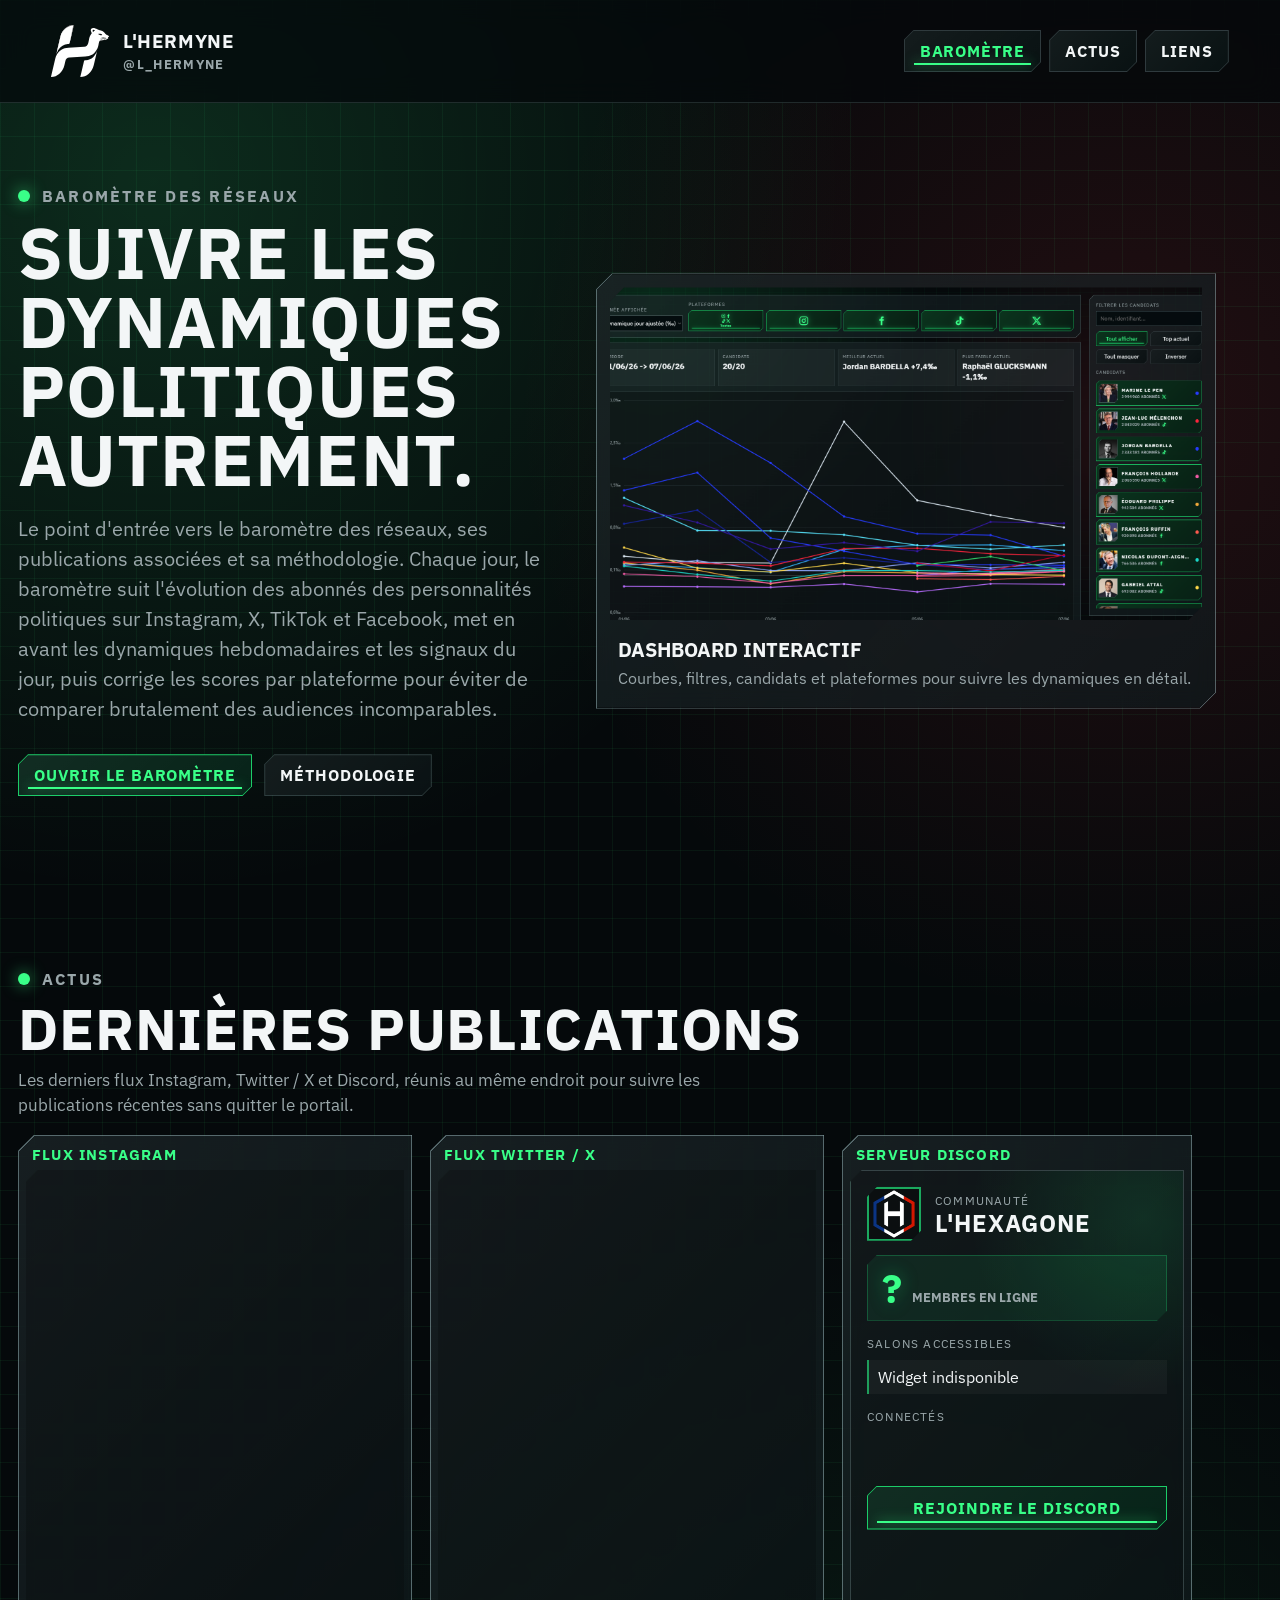
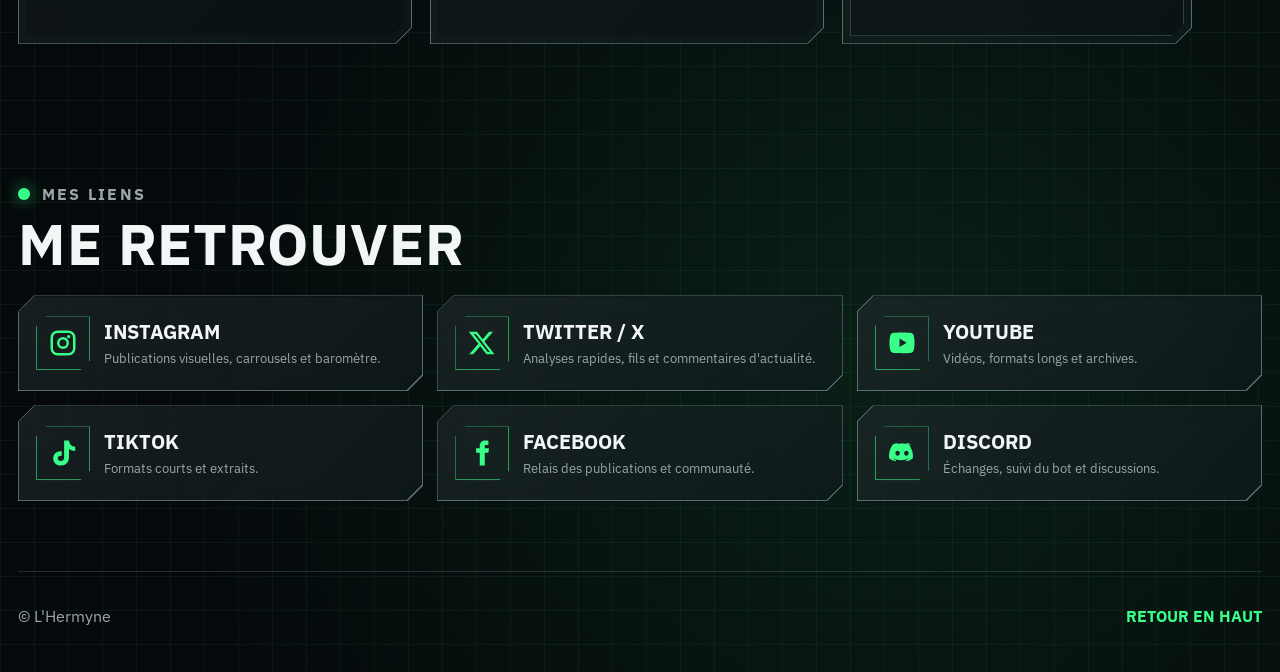
<file: index.html>
<!doctype html>
<html lang="fr">
<head>
  <meta charset="utf-8">
  <meta name="viewport" content="width=device-width, initial-scale=1">
  <title>L'Hermyne - Baromètre des réseaux</title>
  <meta name="description" content="Le portail de L'Hermyne : baromètre des réseaux, méthodologie, actualités et liens.">
  <link rel="icon" type="image/svg+xml" href="assets/logo.svg">
  <link rel="preconnect" href="https://fonts.googleapis.com">
  <link rel="preconnect" href="https://fonts.gstatic.com" crossorigin>
  <link href="https://fonts.googleapis.com/css2?family=IBM+Plex+Sans:wght@400;500;600;700;800&display=swap" rel="stylesheet">
  <link rel="stylesheet" href="styles.css">
</head>
<body>
  <header class="site-header">
    <a class="brand" href="#accueil" aria-label="Retour a l'accueil">
      <img src="assets/logo.svg" alt="" class="brand-logo">
      <span class="brand-text">
        <strong>L'Hermyne</strong>
        <small>@L_HERMYNE</small>
      </span>
    </a>

    <nav class="nav" aria-label="Navigation principale">
      <a href="#accueil">Baromètre</a>
      <a href="#actus">Actus</a>
      <a href="#liens">Liens</a>
    </nav>
  </header>

  <main>
    <section id="accueil" class="hero">
      <div class="hero-copy">
        <p class="eyebrow"><span></span> Baromètre des réseaux</p>
        <h1>Suivre les dynamiques politiques autrement.</h1>
        <p class="lead">
          Le point d'entrée vers le baromètre des réseaux, ses publications associées
          et sa méthodologie. Chaque jour, le baromètre suit l'évolution des abonnés
          des personnalités politiques sur Instagram, X, TikTok et Facebook, met en
          avant les dynamiques hebdomadaires et les signaux du jour, puis corrige les
          scores par plateforme pour éviter de comparer brutalement des audiences
          incomparables.
        </p>
        <div class="hero-actions">
          <a class="button primary" href="monitor_dashboard.html">Ouvrir le baromètre</a>
          <a class="button" href="monitor_dashboard.html#methodologie">Méthodologie</a>
        </div>
      </div>

      <div class="hero-card panel">
        <div class="hero-dashboard-preview">
          <img src="assets/lhermyne.github.io.png" alt="Aperçu du baromètre des réseaux">
        </div>
        <div>
          <strong>Dashboard interactif</strong>
          <span>Courbes, filtres, candidats et plateformes pour suivre les dynamiques en détail.</span>
        </div>
      </div>
    </section>

    <section id="actus" class="section actus-section">
      <div class="section-heading inline-section-heading">
        <div>
          <p class="eyebrow"><span></span> Actus</p>
          <h2>Dernières publications</h2>
        </div>
        <p>
          Les derniers flux Instagram, Twitter / X et Discord, réunis au même endroit pour
          suivre les publications récentes sans quitter le portail.
        </p>
      </div>
      <div class="news-list rss-grid">
        <div class="rss-slot rss-widget-slot panel">
          <strong>Flux Instagram</strong>
          <div class="rss-embed rss-embed-instagram">
            <iframe
              src="https://rss.app/embed/v1/carousel/CLp5CMIjvLAKSOS1"
              title="Dernières publications Instagram"
              loading="lazy"
              frameborder="0">
            </iframe>
          </div>
        </div>
        <div class="rss-slot rss-widget-slot panel">
          <strong>Flux Twitter / X</strong>
          <div class="rss-embed rss-embed-twitter">
            <iframe
              src="https://rss.app/embed/v1/carousel/m1yAmylEIpsuAFkp"
              title="Dernières publications Twitter / X"
              loading="lazy"
              frameborder="0">
            </iframe>
          </div>
        </div>
        <div class="rss-slot rss-widget-slot panel discord-slot">
          <strong>Serveur Discord</strong>
          <div class="discord-widget" data-discord-widget="https://discord.com/api/guilds/1439397795067859136/widget.json">
            <div class="discord-widget-header">
              <span class="discord-guild-icon"><img src="assets/guild%20icon.png" alt="" loading="lazy"></span>
              <div>
                <span class="discord-kicker">Communauté</span>
                <strong data-discord-name>L'HEXAGONE</strong>
              </div>
            </div>
            <div class="discord-presence">
              <span data-discord-presence>...</span>
              <small>membres en ligne</small>
            </div>
            <div class="discord-widget-section">
              <span>Salons accessibles</span>
              <ul data-discord-channels>
                <li>Chargement...</li>
              </ul>
            </div>
            <div class="discord-widget-section">
              <span>Connectés</span>
              <div class="discord-avatars" data-discord-avatars aria-label="Membres connectés">
              </div>
            </div>
            <a class="button primary discord-join" href="https://discord.gg/X5K4kKnNt8" target="_blank" rel="noreferrer">
              Rejoindre le Discord
            </a>
          </div>
        </div>
      </div>
    </section>

    <section id="liens" class="section">
      <div class="section-heading">
        <p class="eyebrow"><span></span> Mes liens</p>
        <h2>Me retrouver</h2>
      </div>
      <div class="link-grid social-link-grid">
        <a class="link-card panel" href="https://instagram.com/l_hermyne/" target="_blank" rel="noreferrer">
          <span class="network-icon instagram"><svg viewBox="0 0 24 24" aria-hidden="true"><path d="M7.8 2h8.4A5.8 5.8 0 0 1 22 7.8v8.4a5.8 5.8 0 0 1-5.8 5.8H7.8A5.8 5.8 0 0 1 2 16.2V7.8A5.8 5.8 0 0 1 7.8 2Zm-.1 2A3.7 3.7 0 0 0 4 7.7v8.6A3.7 3.7 0 0 0 7.7 20h8.6a3.7 3.7 0 0 0 3.7-3.7V7.7A3.7 3.7 0 0 0 16.3 4H7.7Zm8.8 1.6a1.3 1.3 0 1 1 0 2.6 1.3 1.3 0 0 1 0-2.6ZM12 7.2A4.8 4.8 0 1 1 12 16.8 4.8 4.8 0 0 1 12 7.2Zm0 2A2.8 2.8 0 1 0 12 14.8 2.8 2.8 0 0 0 12 9.2Z"/></svg></span>
          <span><strong>Instagram</strong><small>Publications visuelles, carrousels et baromètre.</small></span>
        </a>
        <a class="link-card panel" href="https://x.com/L_hermyne" target="_blank" rel="noreferrer">
          <span class="network-icon x"><svg viewBox="0 0 24 24" aria-hidden="true"><path d="M17.7 3h3.1l-6.8 7.8L22 21h-6.4l-5-6.5L4.9 21H1.8l7.3-8.4L1.4 3h6.6l4.5 5.9L17.7 3Zm-1.1 16.2h1.7L7.1 4.7H5.3l11.3 14.5Z"/></svg></span>
          <span><strong>Twitter / X</strong><small>Analyses rapides, fils et commentaires d'actualité.</small></span>
        </a>
        <a class="link-card panel" href="https://youtube.com/@L_Hermyne" target="_blank" rel="noreferrer">
          <span class="network-icon youtube"><svg viewBox="0 0 24 24" aria-hidden="true"><path d="M21.6 7.2s-.2-1.7-.9-2.4c-.9-.9-1.9-.9-2.4-1C15 3.5 12 3.5 12 3.5s-3 0-6.3.3c-.5.1-1.5.1-2.4 1-.7.7-.9 2.4-.9 2.4S2 9.1 2 11v1.8c0 1.9.4 3.8.4 3.8s.2 1.7.9 2.4c.9.9 2.1.9 2.6 1 1.9.2 6.1.3 6.1.3s3 0 6.3-.3c.5-.1 1.5-.1 2.4-1 .7-.7.9-2.4.9-2.4s.4-1.9.4-3.8V11c0-1.9-.4-3.8-.4-3.8ZM10 15.1V8.4l5.8 3.4-5.8 3.3Z"/></svg></span>
          <span><strong>YouTube</strong><small>Vidéos, formats longs et archives.</small></span>
        </a>
        <a class="link-card panel" href="https://tiktok.com/@l_hermyne" target="_blank" rel="noreferrer">
          <span class="network-icon tiktok"><svg viewBox="0 0 24 24" aria-hidden="true"><path d="M16.7 2c.4 3 2.1 4.8 5.1 5v3.4a8.3 8.3 0 0 1-5-1.6v6.4c0 4.1-2.6 6.8-6.5 6.8-3.7 0-6.1-2.4-6.1-5.7 0-3.6 2.8-6.1 6.8-5.7v3.6c-1.9-.3-3.2.5-3.2 2 0 1.2 1 2.1 2.4 2.1 1.7 0 2.7-1 2.7-3V2h3.8Z"/></svg></span>
          <span><strong>TikTok</strong><small>Formats courts et extraits.</small></span>
        </a>
        <a class="link-card panel" href="https://facebook.com/lhermyne/" target="_blank" rel="noreferrer">
          <span class="network-icon facebook"><svg viewBox="0 0 24 24" aria-hidden="true"><path d="M14.2 8.1V6.6c0-.7.2-1.1 1.2-1.1h1.7V2.2c-.8-.1-1.7-.2-2.5-.2-2.6 0-4.4 1.6-4.4 4.4v1.7H7.3v3.7h2.9V22h4V11.8h2.9l.5-3.7h-3.4Z"/></svg></span>
          <span><strong>Facebook</strong><small>Relais des publications et communauté.</small></span>
        </a>
        <a class="link-card panel" href="https://discord.gg/X5K4kKnNt8" target="_blank" rel="noreferrer">
          <span class="network-icon discord"><svg viewBox="0 0 24 24" aria-hidden="true"><path d="M19.5 5.1A16.5 16.5 0 0 0 15.4 4l-.2.4c1.5.4 2.3 1 2.3 1s-1.9-1-5.4-1-5.4 1-5.4 1 .8-.6 2.3-1L8.8 4c-1.5.2-2.9.6-4.2 1.1-2.6 3.8-3.3 7.5-2.9 11.1 1.7 1.3 3.4 2 5 2.4l.6-.9c-1.1-.4-2.1-1-3-1.8.3.2.6.4.9.5 3.9 1.8 8.1 1.8 12 0 .3-.1.6-.3.9-.5-.9.8-1.9 1.4-3 1.8l.6.9c1.6-.4 3.3-1.1 5-2.4.5-4.1-.8-7.8-3.2-11.1ZM8.5 14.2c-1 0-1.8-.9-1.8-2s.8-2 1.8-2 1.8.9 1.8 2-.8 2-1.8 2Zm7 0c-1 0-1.8-.9-1.8-2s.8-2 1.8-2 1.8.9 1.8 2-.8 2-1.8 2Z"/></svg></span>
          <span><strong>Discord</strong><small>Échanges, suivi du bot et discussions.</small></span>
        </a>
      </div>
    </section>
  </main>

  <footer class="site-footer">
    <span>© L'Hermyne</span>
    <span class="footer-links">
      <a href="#accueil">Retour en haut</a>
    </span>
  </footer>
  <script>
    const sectionLinks = Array.from(document.querySelectorAll('.nav a[href^="#"]'));
    const sections = sectionLinks
      .map(link => document.querySelector(link.getAttribute("href")))
      .filter(Boolean);

    function setActiveSection(id) {
      sectionLinks.forEach(link => {
        link.classList.toggle("active", link.getAttribute("href") === `#${id}`);
      });
    }

    if (sections.length) {
      setActiveSection((location.hash || "#accueil").slice(1));

      const observer = new IntersectionObserver(entries => {
        const visible = entries
          .filter(entry => entry.isIntersecting)
          .sort((a, b) => b.intersectionRatio - a.intersectionRatio)[0];
        if (visible) setActiveSection(visible.target.id);
      }, {
        rootMargin: "-35% 0px -45% 0px",
        threshold: [0.05, 0.25, 0.5, 0.75]
      });

      sections.forEach(section => observer.observe(section));
      window.addEventListener("hashchange", () => {
        setActiveSection((location.hash || "#accueil").slice(1));
      });
    }

    const discordWidget = document.querySelector("[data-discord-widget]");
    if (discordWidget) {
      const channelsList = discordWidget.querySelector("[data-discord-channels]");
      const avatarsList = discordWidget.querySelector("[data-discord-avatars]");

      function fillList(list, items, getText) {
        list.textContent = "";
        items.forEach(item => {
          const li = document.createElement("li");
          li.textContent = getText(item);
          list.appendChild(li);
        });
      }

      function fillAvatars(list, members) {
        list.textContent = "";
        members.forEach(member => {
          if (!member.avatar_url) return;
          const img = document.createElement("img");
          img.src = member.avatar_url;
          img.alt = "";
          img.loading = "lazy";
          list.appendChild(img);
        });
      }

      fetch(discordWidget.dataset.discordWidget)
        .then(response => {
          if (!response.ok) throw new Error("Widget Discord indisponible");
          return response.json();
        })
        .then(data => {
          discordWidget.querySelector("[data-discord-name]").textContent = data.name || "Discord";
          discordWidget.querySelector("[data-discord-presence]").textContent = data.presence_count ?? 0;

          fillList(channelsList, (data.channels || []).slice(0, 3), channel => `# ${channel.name}`);
          fillAvatars(avatarsList, (data.members || []).slice(0, 8));
        })
        .catch(() => {
          discordWidget.querySelector("[data-discord-presence]").textContent = "?";
          channelsList.innerHTML = "<li>Widget indisponible</li>";
          avatarsList.textContent = "";
        });
    }
  </script>
</body>
</html>
</file>
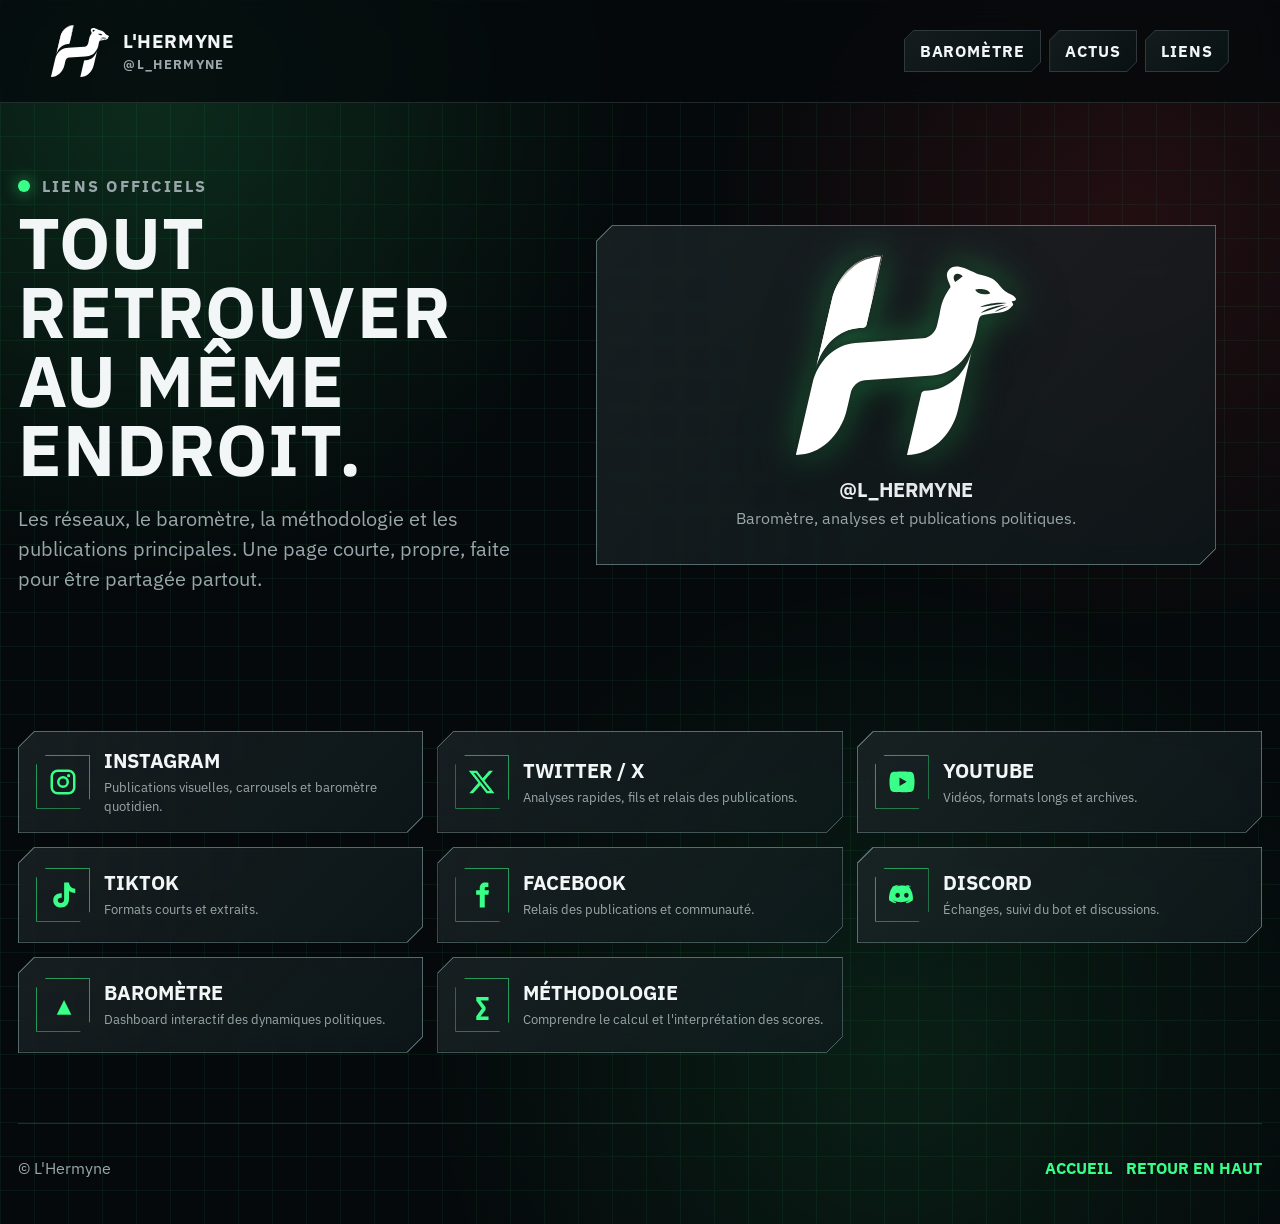
<file: liens.html>
<!doctype html>
<html lang="fr">
<head>
  <meta charset="utf-8">
  <meta name="viewport" content="width=device-width, initial-scale=1">
  <title>L'Hermyne - Liens</title>
  <meta name="description" content="Tous les liens officiels de L'Hermyne : réseaux sociaux, baromètre et méthodologie.">
  <link rel="icon" type="image/svg+xml" href="assets/logo.svg">
  <link rel="preconnect" href="https://fonts.googleapis.com">
  <link rel="preconnect" href="https://fonts.gstatic.com" crossorigin>
  <link href="https://fonts.googleapis.com/css2?family=IBM+Plex+Sans:wght@400;500;600;700;800&display=swap" rel="stylesheet">
  <link rel="stylesheet" href="styles.css">
</head>
<body id="top">
  <header class="site-header">
    <a class="brand" href="index.html#accueil" aria-label="Retour a l'accueil">
      <img src="assets/logo.svg" alt="" class="brand-logo">
      <span class="brand-text">
        <strong>L'Hermyne</strong>
        <small>@L_HERMYNE</small>
      </span>
    </a>

    <nav class="nav" aria-label="Navigation principale">
      <a href="index.html#accueil">Baromètre</a>
      <a href="index.html#actus">Actus</a>
      <a href="index.html#liens">Liens</a>
    </nav>
  </header>

  <main>
    <section class="hero links-hero">
      <div class="hero-copy">
        <p class="eyebrow"><span></span> Liens officiels</p>
        <h1>Tout retrouver au même endroit.</h1>
        <p class="lead">
          Les réseaux, le baromètre, la méthodologie et les publications principales.
          Une page courte, propre, faite pour être partagée partout.
        </p>
      </div>

      <div class="hero-card panel link-spotlight">
        <img src="assets/logo.svg" alt="" class="spotlight-logo">
        <div>
          <strong>@L_HERMYNE</strong>
          <span>Baromètre, analyses et publications politiques.</span>
        </div>
      </div>
    </section>

    <section class="section links-section">
      <div class="link-grid social-link-grid">
        <a class="link-card panel" href="https://instagram.com/l_hermyne/" target="_blank" rel="noreferrer">
          <span class="network-icon instagram"><svg viewBox="0 0 24 24" aria-hidden="true"><path d="M7.8 2h8.4A5.8 5.8 0 0 1 22 7.8v8.4a5.8 5.8 0 0 1-5.8 5.8H7.8A5.8 5.8 0 0 1 2 16.2V7.8A5.8 5.8 0 0 1 7.8 2Zm-.1 2A3.7 3.7 0 0 0 4 7.7v8.6A3.7 3.7 0 0 0 7.7 20h8.6a3.7 3.7 0 0 0 3.7-3.7V7.7A3.7 3.7 0 0 0 16.3 4H7.7Zm8.8 1.6a1.3 1.3 0 1 1 0 2.6 1.3 1.3 0 0 1 0-2.6ZM12 7.2A4.8 4.8 0 1 1 12 16.8 4.8 4.8 0 0 1 12 7.2Zm0 2A2.8 2.8 0 1 0 12 14.8 2.8 2.8 0 0 0 12 9.2Z"/></svg></span>
          <span><strong>Instagram</strong><small>Publications visuelles, carrousels et baromètre quotidien.</small></span>
        </a>
        <a class="link-card panel" href="https://x.com/L_hermyne" target="_blank" rel="noreferrer">
          <span class="network-icon x"><svg viewBox="0 0 24 24" aria-hidden="true"><path d="M17.7 3h3.1l-6.8 7.8L22 21h-6.4l-5-6.5L4.9 21H1.8l7.3-8.4L1.4 3h6.6l4.5 5.9L17.7 3Zm-1.1 16.2h1.7L7.1 4.7H5.3l11.3 14.5Z"/></svg></span>
          <span><strong>Twitter / X</strong><small>Analyses rapides, fils et relais des publications.</small></span>
        </a>
        <a class="link-card panel" href="https://youtube.com/@L_Hermyne" target="_blank" rel="noreferrer">
          <span class="network-icon youtube"><svg viewBox="0 0 24 24" aria-hidden="true"><path d="M21.6 7.2s-.2-1.7-.9-2.4c-.9-.9-1.9-.9-2.4-1C15 3.5 12 3.5 12 3.5s-3 0-6.3.3c-.5.1-1.5.1-2.4 1-.7.7-.9 2.4-.9 2.4S2 9.1 2 11v1.8c0 1.9.4 3.8.4 3.8s.2 1.7.9 2.4c.9.9 2.1.9 2.6 1 1.9.2 6.1.3 6.1.3s3 0 6.3-.3c.5-.1 1.5-.1 2.4-1 .7-.7.9-2.4.9-2.4s.4-1.9.4-3.8V11c0-1.9-.4-3.8-.4-3.8ZM10 15.1V8.4l5.8 3.4-5.8 3.3Z"/></svg></span>
          <span><strong>YouTube</strong><small>Vidéos, formats longs et archives.</small></span>
        </a>
        <a class="link-card panel" href="https://tiktok.com/@l_hermyne" target="_blank" rel="noreferrer">
          <span class="network-icon tiktok"><svg viewBox="0 0 24 24" aria-hidden="true"><path d="M16.7 2c.4 3 2.1 4.8 5.1 5v3.4a8.3 8.3 0 0 1-5-1.6v6.4c0 4.1-2.6 6.8-6.5 6.8-3.7 0-6.1-2.4-6.1-5.7 0-3.6 2.8-6.1 6.8-5.7v3.6c-1.9-.3-3.2.5-3.2 2 0 1.2 1 2.1 2.4 2.1 1.7 0 2.7-1 2.7-3V2h3.8Z"/></svg></span>
          <span><strong>TikTok</strong><small>Formats courts et extraits.</small></span>
        </a>
        <a class="link-card panel" href="https://facebook.com/lhermyne/" target="_blank" rel="noreferrer">
          <span class="network-icon facebook"><svg viewBox="0 0 24 24" aria-hidden="true"><path d="M14.2 8.1V6.6c0-.7.2-1.1 1.2-1.1h1.7V2.2c-.8-.1-1.7-.2-2.5-.2-2.6 0-4.4 1.6-4.4 4.4v1.7H7.3v3.7h2.9V22h4V11.8h2.9l.5-3.7h-3.4Z"/></svg></span>
          <span><strong>Facebook</strong><small>Relais des publications et communauté.</small></span>
        </a>
        <a class="link-card panel" href="https://discord.gg/E7tXdUQ6xr" target="_blank" rel="noreferrer">
          <span class="network-icon discord"><svg viewBox="0 0 24 24" aria-hidden="true"><path d="M19.5 5.1A16.5 16.5 0 0 0 15.4 4l-.2.4c1.5.4 2.3 1 2.3 1s-1.9-1-5.4-1-5.4 1-5.4 1 .8-.6 2.3-1L8.8 4c-1.5.2-2.9.6-4.2 1.1-2.6 3.8-3.3 7.5-2.9 11.1 1.7 1.3 3.4 2 5 2.4l.6-.9c-1.1-.4-2.1-1-3-1.8.3.2.6.4.9.5 3.9 1.8 8.1 1.8 12 0 .3-.1.6-.3.9-.5-.9.8-1.9 1.4-3 1.8l.6.9c1.6-.4 3.3-1.1 5-2.4.5-4.1-.8-7.8-3.2-11.1ZM8.5 14.2c-1 0-1.8-.9-1.8-2s.8-2 1.8-2 1.8.9 1.8 2-.8 2-1.8 2Zm7 0c-1 0-1.8-.9-1.8-2s.8-2 1.8-2 1.8.9 1.8 2-.8 2-1.8 2Z"/></svg></span>
          <span><strong>Discord</strong><small>Échanges, suivi du bot et discussions.</small></span>
        </a>
        <a class="link-card panel" href="monitor_dashboard.html">
          <span class="network-icon barometer">▴</span>
          <span><strong>Baromètre</strong><small>Dashboard interactif des dynamiques politiques.</small></span>
        </a>
        <a class="link-card panel" href="monitor_dashboard.html#methodologie">
          <span class="network-icon method">∑</span>
          <span><strong>Méthodologie</strong><small>Comprendre le calcul et l'interprétation des scores.</small></span>
        </a>
      </div>
    </section>
  </main>

  <footer class="site-footer">
    <span>© L'Hermyne</span>
    <span class="footer-links">
      <a href="index.html">Accueil</a>
      <a href="#top">Retour en haut</a>
    </span>
  </footer>
</body>
</html>
</file>
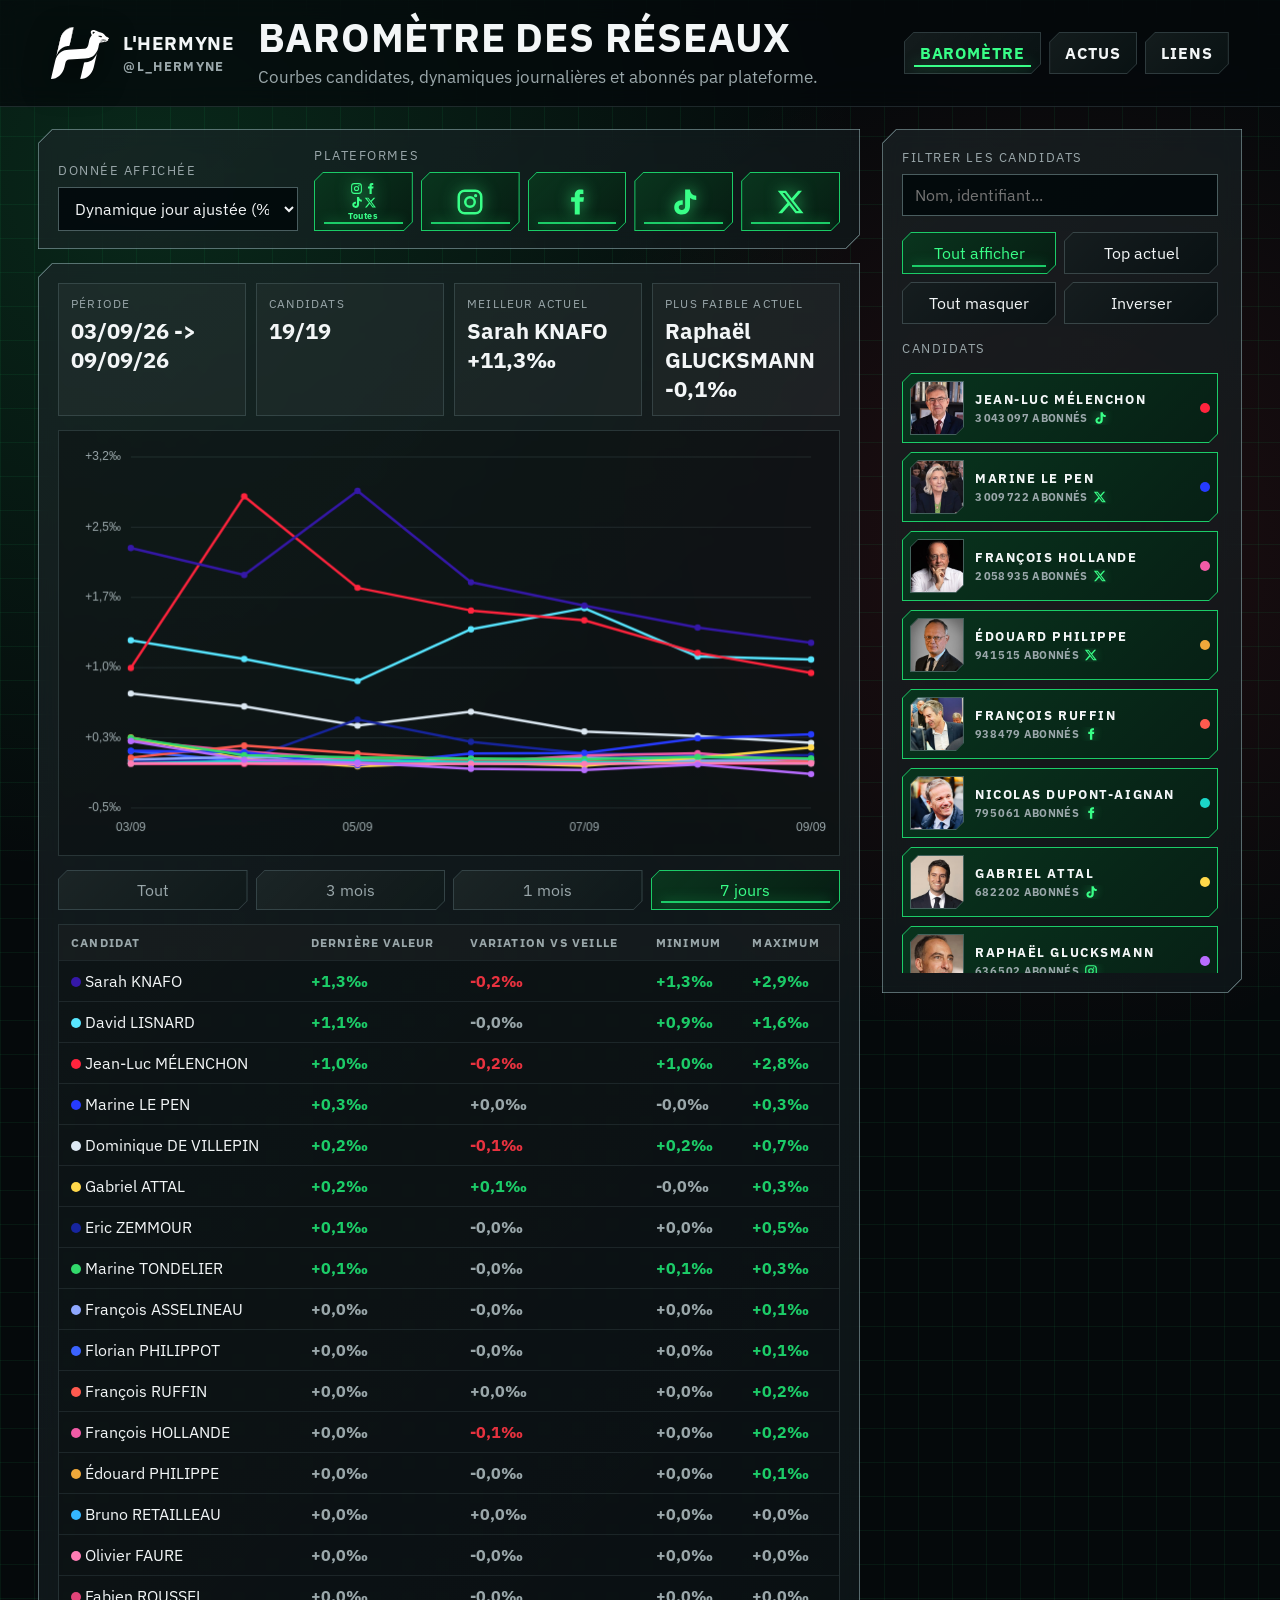
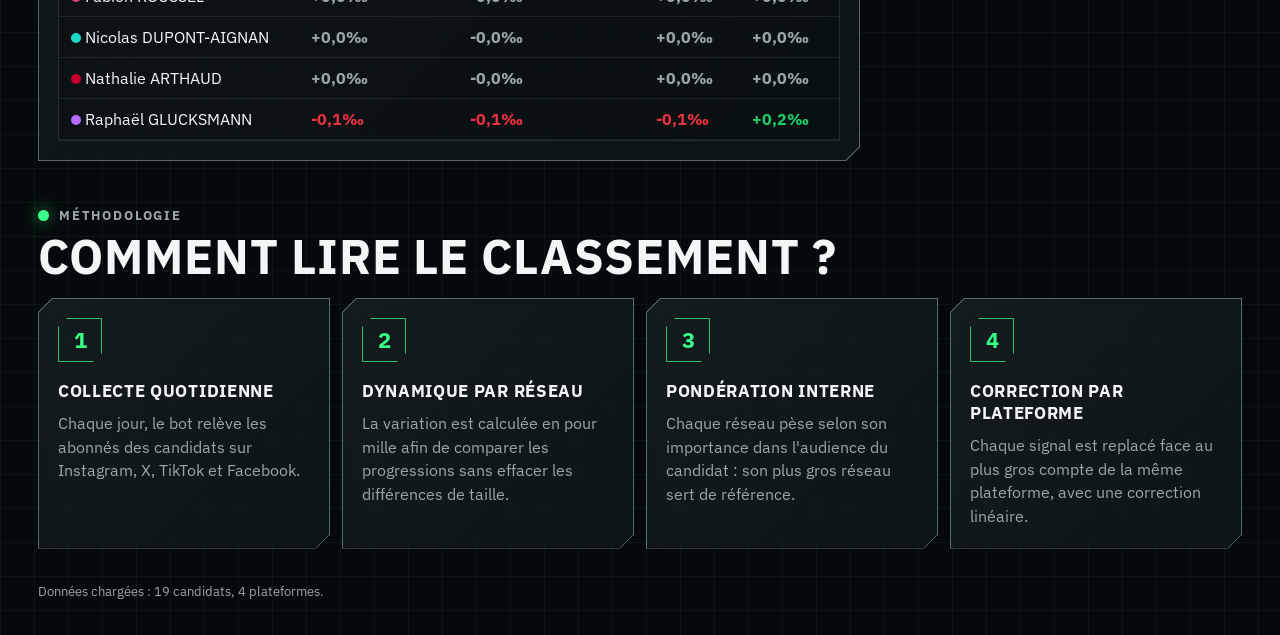
<file: monitor_dashboard.html>
<!doctype html>
<html lang="fr">
<head>
  <meta charset="utf-8">
  <meta name="viewport" content="width=device-width, initial-scale=1">
  <title>Baromètre des réseaux</title>
  <link rel="icon" type="image/svg+xml" href="assets/logo.svg">
  <link rel="preconnect" href="https://fonts.googleapis.com">
  <link rel="preconnect" href="https://fonts.gstatic.com" crossorigin>
  <link href="https://fonts.googleapis.com/css2?family=IBM+Plex+Sans:wght@400;500;600;700;800&display=swap" rel="stylesheet">
  <style>
    :root {
      --bg: #05090b;
      --panel: rgba(13, 24, 27, 0.62);
      --panel-strong: rgba(18, 31, 35, 0.86);
      --border: rgba(104, 128, 132, 0.55);
      --text: #f3f6f7;
      --muted: #9aa7aa;
      --green: #1ccc68;
      --red: #e8323f;
      --yellow: #f1c84b;
      --grid: rgba(28, 204, 104, 0.08);
      --shadow: rgba(0, 0, 0, 0.45);
    }

    * {
      box-sizing: border-box;
    }

    body {
      margin: 0;
      min-height: 100vh;
      color: var(--text);
      font-family: "IBM Plex Sans", "Segoe UI", Arial, sans-serif;
      background:
        linear-gradient(var(--grid) 1px, transparent 1px),
        linear-gradient(90deg, var(--grid) 1px, transparent 1px),
        radial-gradient(circle at 12% 8%, rgba(28, 204, 104, 0.16), transparent 30%),
        radial-gradient(circle at 82% 24%, rgba(232, 50, 63, 0.12), transparent 26%),
        var(--bg);
      background-size: 34px 34px, 34px 34px, auto, auto, auto;
    }

    .site-header {
      position: sticky;
      top: 0;
      z-index: 20;
      padding: 18px clamp(18px, 4vw, 52px);
      display: flex;
      align-items: center;
      justify-content: space-between;
      gap: 24px;
      background: rgba(5, 9, 11, 0.74);
      border-bottom: 1px solid rgba(104, 128, 132, 0.26);
      backdrop-filter: blur(14px);
    }

    .brand {
      display: flex;
      align-items: center;
      gap: 14px;
      color: var(--text);
      text-decoration: none;
      flex: 0 0 auto;
    }

    .brand-logo {
      width: 58px;
      height: 58px;
      display: block;
      object-fit: contain;
      filter: drop-shadow(0 8px 14px rgba(0, 0, 0, 0.55));
      transition: filter 180ms ease, transform 180ms ease;
    }

    .brand-text {
      display: grid;
      gap: 2px;
    }

    .brand-text strong {
      font-size: 19px;
      letter-spacing: 0.03em;
      text-transform: uppercase;
    }

    .brand-text small {
      color: var(--muted);
      font-weight: 800;
      letter-spacing: 0.1em;
      transition: color 180ms ease, text-shadow 180ms ease;
    }

    .brand:hover .brand-logo {
      filter:
        drop-shadow(0 8px 14px rgba(0, 0, 0, 0.55))
        drop-shadow(0 0 10px rgba(57, 255, 136, 0.76))
        drop-shadow(0 0 22px rgba(57, 255, 136, 0.42));
      transform: translateY(-1px);
    }

    .brand:hover .brand-text small {
      color: #39ff88;
      text-shadow: 0 0 8px rgba(57, 255, 136, 0.72);
    }

    .dashboard-heading {
      flex: 1 1 auto;
      min-width: 220px;
    }

    .nav {
      display: flex;
      flex-wrap: wrap;
      justify-content: flex-end;
      gap: 8px;
    }

    .nav a {
      min-height: 42px;
      display: inline-grid;
      place-items: center;
      padding: 10px 16px;
      position: relative;
      isolation: isolate;
      overflow: hidden;
      color: var(--text);
      text-decoration: none;
      font-weight: 800;
      letter-spacing: 0.06em;
      text-transform: uppercase;
      background: rgba(104, 128, 132, 0.42);
      clip-path: polygon(10px 0, 100% 0, 100% calc(100% - 10px), calc(100% - 10px) 100%, 0 100%, 0 10px);
    }

    .nav a::before {
      content: "";
      position: absolute;
      inset: 1px;
      z-index: -1;
      background:
        linear-gradient(135deg, rgba(255, 255, 255, 0.06), rgba(255, 255, 255, 0.015)),
        rgba(1, 8, 10, 0.88);
      clip-path: polygon(9px 0, 100% 0, 100% calc(100% - 9px), calc(100% - 9px) 100%, 0 100%, 0 9px);
    }

    .nav a::after {
      content: "";
      position: absolute;
      left: 10px;
      right: 10px;
      bottom: 7px;
      height: 2px;
      background: transparent;
      transition: background 160ms ease, box-shadow 160ms ease;
    }

    .nav a:hover,
    .nav a.active {
      color: #39ff88;
    }

    .nav a:hover::after,
    .nav a.active::after {
      background: #39ff88;
      box-shadow: 0 0 14px rgba(57, 255, 136, 0.58);
    }

    h1 {
      margin: 0;
      font-size: clamp(26px, 3.4vw, 40px);
      line-height: 0.95;
      letter-spacing: 0.02em;
      text-transform: uppercase;
    }

    .subtitle {
      margin-top: 10px;
      color: var(--muted);
      font-size: 17px;
    }

    .status {
      max-width: 520px;
      color: var(--muted);
      text-align: right;
      line-height: 1.45;
    }

    .site-footer {
      padding: 0 38px 34px;
      display: flex;
      flex-wrap: wrap;
      align-items: center;
      justify-content: space-between;
      gap: 12px 20px;
      color: var(--muted);
      font-size: 13px;
    }

    .methodology-section {
      width: calc(100% - 76px);
      margin: 8px 38px 34px;
      scroll-margin-top: 24px;
      justify-items: start;
      text-align: left;
    }

    .methodology-heading {
      margin-bottom: 18px;
    }

    .methodology-eyebrow {
      display: flex;
      align-items: center;
      gap: 10px;
      margin: 0 0 8px;
      color: var(--muted);
      font-size: 13px;
      font-weight: 800;
      letter-spacing: 0.14em;
      text-transform: uppercase;
    }

    .methodology-eyebrow::before {
      content: "";
      width: 11px;
      height: 11px;
      border-radius: 99px;
      background: #39ff88;
      box-shadow: 0 0 16px rgba(57, 255, 136, 0.68);
    }

    .methodology-heading h2 {
      margin: 0;
      color: var(--text);
      font-size: clamp(30px, 4vw, 48px);
      line-height: 1;
      letter-spacing: 0.02em;
      text-transform: uppercase;
    }

    .methodology-grid {
      display: grid;
      grid-template-columns: repeat(4, minmax(0, 1fr));
      justify-content: start;
      justify-items: stretch;
      gap: 12px;
    }

    .methodology-card {
      min-height: 220px;
      padding: 20px;
    }

    .methodology-card-number {
      width: 44px;
      height: 44px;
      display: grid;
      place-items: center;
      color: #39ff88;
      border: 1px solid rgba(57, 255, 136, 0.72);
      font-size: 22px;
      font-weight: 900;
      clip-path: polygon(9px 0, 100% 0, 100% calc(100% - 9px), calc(100% - 9px) 100%, 0 100%, 0 9px);
      box-shadow: 0 0 18px rgba(57, 255, 136, 0.12);
    }

    .methodology-card h3 {
      margin: 18px 0 10px;
      color: var(--text);
      font-size: 17px;
      letter-spacing: 0.04em;
      text-transform: uppercase;
    }

    .methodology-card p {
      margin: 0;
      color: var(--muted);
      line-height: 1.48;
    }

    .site-footer .status {
      max-width: none;
      text-align: left;
    }

    main {
      padding: 22px 38px 38px;
      display: grid;
      grid-template-columns: minmax(0, 1fr) minmax(310px, 360px);
      gap: 22px;
    }

    .panel {
      --panel-corner: 14px;
      --panel-inner-corner: 13px;
      --panel-border-color: rgba(126, 152, 156, 0.68);
      background: transparent;
      border: 0;
      box-shadow: 0 24px 70px var(--shadow);
      clip-path: polygon(var(--panel-corner) 0, 100% 0, 100% calc(100% - var(--panel-corner)), calc(100% - var(--panel-corner)) 100%, 0 100%, 0 var(--panel-corner));
      position: relative;
      isolation: isolate;
    }

    .panel > * {
      position: relative;
      z-index: 2;
    }

    .panel::before {
      content: "";
      position: absolute;
      inset: 1px;
      background:
        linear-gradient(135deg, rgba(255, 255, 255, 0.045), rgba(255, 255, 255, 0.01)),
        var(--panel);
      clip-path: polygon(var(--panel-inner-corner) 0, 100% 0, 100% calc(100% - var(--panel-inner-corner)), calc(100% - var(--panel-inner-corner)) 100%, 0 100%, 0 var(--panel-inner-corner));
      pointer-events: none;
      z-index: 0;
      backdrop-filter: blur(10px);
      -webkit-backdrop-filter: blur(10px);
    }

    .panel::after {
      content: "";
      position: absolute;
      inset: 0;
      pointer-events: none;
      z-index: 1;
      background:
        linear-gradient(135deg, transparent calc(50% - 0.75px), var(--panel-border-color) calc(50% - 0.75px), var(--panel-border-color) calc(50% + 0.75px), transparent calc(50% + 0.75px)) top left / var(--panel-corner) var(--panel-corner) no-repeat,
        linear-gradient(135deg, transparent calc(50% - 0.75px), var(--panel-border-color) calc(50% - 0.75px), var(--panel-border-color) calc(50% + 0.75px), transparent calc(50% + 0.75px)) bottom right / var(--panel-corner) var(--panel-corner) no-repeat,
        linear-gradient(var(--panel-border-color), var(--panel-border-color)) top left var(--panel-corner) / calc(100% - var(--panel-corner)) 1px no-repeat,
        linear-gradient(var(--panel-border-color), var(--panel-border-color)) top right / 1px calc(100% - var(--panel-corner)) no-repeat,
        linear-gradient(var(--panel-border-color), var(--panel-border-color)) bottom left / calc(100% - var(--panel-corner)) 1px no-repeat,
        linear-gradient(var(--panel-border-color), var(--panel-border-color)) bottom left / 1px calc(100% - var(--panel-corner)) no-repeat;
    }

    .filters-panel {
      padding: 18px 20px;
      display: grid;
      grid-template-columns: minmax(190px, 240px) minmax(360px, 1fr);
      align-items: end;
      gap: 16px;
    }

    .candidate-panel {
      padding: 20px;
      align-self: start;
      position: sticky;
      top: 18px;
      max-height: calc(100vh - 36px);
      overflow: hidden;
    }

    .candidate-panel-scroll {
      max-height: calc(100vh - 76px);
      overflow: auto;
      padding-right: 4px;
    }

    .chart-panel {
      padding: 20px;
      min-height: 660px;
      display: grid;
      grid-template-rows: auto minmax(420px, 1fr) auto;
      gap: 14px;
    }

    .main-column {
      display: grid;
      gap: 14px;
      min-width: 0;
    }

    .row {
      display: grid;
      gap: 8px;
      margin-bottom: 16px;
    }

    .filters-panel .row,
    .candidate-panel .row {
      margin-bottom: 0;
    }

    .candidate-panel .row + .row {
      margin-top: 16px;
    }

    label {
      color: var(--muted);
      font-size: 13px;
      text-transform: uppercase;
      letter-spacing: 0.12em;
    }

    select,
    input[type="search"],
    input[type="file"],
    button {
      width: 100%;
      color: var(--text);
      background: rgba(1, 8, 10, 0.85);
      border: 1px solid rgba(104, 128, 132, 0.7);
      border-radius: 0;
      padding: 10px 12px;
      font: inherit;
    }

    button {
      cursor: pointer;
      transition: border-color 0.15s ease, color 0.15s ease, transform 0.15s ease;
    }

    button:hover {
      color: var(--green);
      border-color: var(--green);
      transform: translateY(-1px);
    }

    button,
    select,
    input {
      min-height: 42px;
    }

    .button-grid {
      display: grid;
      grid-template-columns: 1fr 1fr;
      gap: 8px;
    }

    .selection-button {
      position: relative;
      overflow: hidden;
      border: 0;
      background: rgba(104, 128, 132, 0.42);
      clip-path: polygon(9px 0, 100% 0, 100% calc(100% - 9px), calc(100% - 9px) 100%, 0 100%, 0 9px);
      isolation: isolate;
    }

    .selection-button::before {
      content: "";
      position: absolute;
      inset: 1px;
      background:
        linear-gradient(135deg, rgba(255, 255, 255, 0.065), rgba(255, 255, 255, 0.015)),
        rgba(1, 8, 10, 0.9);
      clip-path: polygon(8px 0, 100% 0, 100% calc(100% - 8px), calc(100% - 8px) 100%, 0 100%, 0 8px);
      pointer-events: none;
      z-index: 0;
    }

    .selection-button::after {
      content: "";
      position: absolute;
      left: 10px;
      right: 10px;
      bottom: 7px;
      height: 2px;
      background: transparent;
      transition: background 0.15s ease, box-shadow 0.15s ease;
      z-index: 1;
    }

    .selection-button > span {
      position: relative;
      z-index: 2;
    }

    .selection-button.active {
      color: #39ff88;
      background: var(--green);
      box-shadow: 0 0 12px rgba(28, 204, 104, 0.12);
    }

    .selection-button.active::before {
      background:
        linear-gradient(135deg, rgba(57, 255, 136, 0.12), rgba(255, 255, 255, 0.015)),
        rgba(2, 14, 10, 0.94);
    }

    .selection-button.active::after {
      background: var(--green);
      box-shadow: 0 0 12px rgba(28, 204, 104, 0.7);
    }

    .platform-toggle {
      display: grid;
      grid-template-columns: repeat(5, minmax(0, 1fr));
      gap: 8px;
    }

    .platform-button {
      display: grid;
      place-items: center;
      min-height: 54px;
      position: relative;
      overflow: hidden;
      color: var(--text);
      border: 0;
      background: rgba(104, 128, 132, 0.42);
      clip-path: polygon(9px 0, 100% 0, 100% calc(100% - 9px), calc(100% - 9px) 100%, 0 100%, 0 9px);
      isolation: isolate;
      opacity: 0.62;
    }

    .platform-button::before {
      content: "";
      position: absolute;
      inset: 1px;
      background:
        linear-gradient(135deg, rgba(255, 255, 255, 0.055), rgba(255, 255, 255, 0.015)),
        rgba(1, 8, 10, 0.85);
      clip-path: polygon(8px 0, 100% 0, 100% calc(100% - 8px), calc(100% - 8px) 100%, 0 100%, 0 8px);
      pointer-events: none;
      z-index: 0;
    }

    .platform-button::after {
      content: "";
      position: absolute;
      left: 10px;
      right: 10px;
      bottom: 7px;
      height: 2px;
      background: transparent;
      transition: background 0.15s ease, box-shadow 0.15s ease;
      z-index: 1;
    }

    .platform-button.active {
      color: #39ff88;
      background: var(--green);
      box-shadow: inset 0 0 22px rgba(28, 204, 104, 0.08);
      opacity: 1;
    }

    .platform-button.active::before {
      background:
        linear-gradient(135deg, rgba(57, 255, 136, 0.12), rgba(255, 255, 255, 0.015)),
        rgba(2, 14, 10, 0.94);
    }

    .platform-button.active::after {
      background: var(--green);
      box-shadow: 0 0 12px rgba(28, 204, 104, 0.7);
    }

    .platform-button.all-platforms {
      grid-template-rows: 1fr auto;
      gap: 1px;
      font-weight: 900;
      font-size: 9px;
      letter-spacing: 0.06em;
    }

    .all-platform-icons {
      display: grid;
      grid-template-columns: repeat(2, 13px);
      gap: 1px;
    }

    .all-platform-icons svg {
      width: 13px;
      height: 13px;
      fill: currentColor;
    }

    .platform-icon {
      display: grid;
      place-items: center;
      width: 30px;
      height: 30px;
      font-weight: 900;
      line-height: 1;
    }

    .platform-icon svg {
      width: 30px;
      height: 30px;
      fill: currentColor;
    }

    .platform-button > span {
      position: relative;
      z-index: 2;
    }

    .platform-button.active .platform-icon,
    .platform-button.active .all-platform-icons {
      color: #39ff88;
      filter: drop-shadow(0 0 8px rgba(57, 255, 136, 0.72));
    }

    .candidate-list {
      display: grid;
      gap: 9px;
      margin-top: 8px;
    }

    .candidate {
      display: grid;
      grid-template-columns: 54px minmax(0, 1fr) auto;
      align-items: center;
      gap: 11px;
      padding: 8px;
      position: relative;
      background: rgba(104, 128, 132, 0.42);
      border: 0;
      color: var(--text);
      clip-path: polygon(9px 0, 100% 0, 100% calc(100% - 9px), calc(100% - 9px) 100%, 0 100%, 0 9px);
      isolation: isolate;
      transition: border-color 0.15s ease, background 0.15s ease, color 0.15s ease, opacity 0.15s ease;
    }

    .candidate > * {
      position: relative;
      z-index: 2;
    }

    .candidate::before {
      content: "";
      position: absolute;
      inset: 1px;
      clip-path: polygon(8px 0, 100% 0, 100% calc(100% - 8px), calc(100% - 8px) 100%, 0 100%, 0 8px);
      pointer-events: none;
      background:
        linear-gradient(135deg, rgba(255, 255, 255, 0.055), rgba(255, 255, 255, 0.015)),
        rgba(1, 8, 10, 0.85);
      z-index: 0;
    }

    .candidate {
      cursor: pointer;
    }

    .candidate input {
      position: absolute;
      opacity: 0;
      pointer-events: none;
    }

    .candidate.active {
      background: var(--green);
      color: var(--text);
    }

    .candidate.active::before {
      background:
        linear-gradient(135deg, rgba(57, 255, 136, 0.1), rgba(255, 255, 255, 0.015)),
        rgba(2, 14, 10, 0.92);
    }

    .candidate:not(.active) {
      color: var(--muted);
      opacity: 0.78;
    }

    .candidate-photo-frame {
      width: 54px;
      height: 54px;
      display: block;
      position: relative;
      background: rgba(104, 128, 132, 0.62);
      clip-path: polygon(8px 0, 100% 0, 100% calc(100% - 8px), calc(100% - 8px) 100%, 0 100%, 0 8px);
      isolation: isolate;
    }

    .candidate-photo {
      position: absolute;
      inset: 1px;
      width: calc(100% - 2px);
      height: calc(100% - 2px);
      object-fit: cover;
      background: rgba(0, 0, 0, 0.55);
      border: 0;
      clip-path: polygon(7px 0, 100% 0, 100% calc(100% - 7px), calc(100% - 7px) 100%, 0 100%, 0 7px);
    }

    .candidate-photo-fallback {
      display: grid;
      place-items: center;
      font-size: 17px;
      font-weight: 900;
      letter-spacing: 0.04em;
      color: var(--muted);
    }

    .candidate input {
      accent-color: var(--green);
    }

    .candidate-name {
      display: block;
      overflow: hidden;
      white-space: nowrap;
      text-overflow: ellipsis;
      font-weight: 700;
    }

    .candidate-meta {
      display: flex;
      align-items: center;
      gap: 5px;
      margin-top: 3px;
      overflow: hidden;
      white-space: nowrap;
      text-overflow: ellipsis;
      color: var(--muted);
      font-size: 11px;
      font-weight: 700;
      letter-spacing: 0.03em;
    }

    .candidate-meta-label {
      min-width: 0;
      overflow: hidden;
      text-overflow: ellipsis;
    }

    .candidate-meta-icon {
      display: inline-grid;
      place-items: center;
      width: 14px;
      height: 14px;
      flex: 0 0 auto;
      color: #39ff88;
      filter: drop-shadow(0 0 5px rgba(57, 255, 136, 0.45));
    }

    .candidate-meta-icon svg {
      width: 14px;
      height: 14px;
      fill: currentColor;
    }

    .dot {
      width: 10px;
      height: 10px;
      border-radius: 99px;
      display: inline-block;
    }

    .kpis {
      display: grid;
      grid-template-columns: repeat(4, minmax(0, 1fr));
      gap: 10px;
    }

    .kpi {
      padding: 12px;
      background: rgba(255, 255, 255, 0.035);
      border: 1px solid rgba(104, 128, 132, 0.32);
    }

    .kpi span {
      display: block;
      color: var(--muted);
      font-size: 12px;
      text-transform: uppercase;
      letter-spacing: 0.1em;
    }

    .kpi strong {
      display: block;
      margin-top: 5px;
      font-size: 22px;
    }

    .chart-wrap {
      position: relative;
      min-height: 420px;
      background: rgba(0, 0, 0, 0.25);
      border: 1px solid rgba(104, 128, 132, 0.3);
    }

    .range-toggle {
      display: grid;
      grid-template-columns: repeat(4, minmax(0, 1fr));
      gap: 8px;
    }

    .range-button {
      min-height: 40px;
      color: var(--muted);
      position: relative;
      overflow: hidden;
      border: 0;
      background: rgba(104, 128, 132, 0.42);
      clip-path: polygon(9px 0, 100% 0, 100% calc(100% - 9px), calc(100% - 9px) 100%, 0 100%, 0 9px);
      isolation: isolate;
    }

    .range-button::before {
      content: "";
      position: absolute;
      inset: 1px;
      background:
        linear-gradient(135deg, rgba(255, 255, 255, 0.065), rgba(255, 255, 255, 0.015)),
        rgba(1, 8, 10, 0.78);
      clip-path: polygon(8px 0, 100% 0, 100% calc(100% - 8px), calc(100% - 8px) 100%, 0 100%, 0 8px);
      pointer-events: none;
      z-index: 0;
    }

    .range-button::after {
      content: "";
      position: absolute;
      left: 10px;
      right: 10px;
      bottom: 7px;
      height: 2px;
      background: transparent;
      transition: background 0.15s ease, box-shadow 0.15s ease;
      z-index: 1;
    }

    .range-button > span {
      position: relative;
      z-index: 2;
    }

    .range-button.active {
      color: #39ff88;
      background: var(--green);
    }

    .range-button.active::before {
      background:
        linear-gradient(135deg, rgba(57, 255, 136, 0.12), rgba(255, 255, 255, 0.015)),
        rgba(2, 14, 10, 0.94);
    }

    .range-button.active::after {
      background: var(--green);
      box-shadow: 0 0 12px rgba(28, 204, 104, 0.7);
    }

    canvas {
      width: 100%;
      height: 100%;
      display: block;
      cursor: crosshair;
      touch-action: manipulation;
    }

    .tooltip {
      position: absolute;
      pointer-events: none;
      min-width: 190px;
      max-width: 280px;
      padding: 10px 12px;
      border: 1px solid rgba(104, 128, 132, 0.62);
      background: rgba(2, 8, 10, 0.94);
      box-shadow: 0 14px 36px rgba(0, 0, 0, 0.38);
      color: var(--text);
      font-size: 13px;
      line-height: 1.45;
      display: none;
      z-index: 10;
    }

    .table-wrap {
      overflow: auto;
      border: 1px solid rgba(104, 128, 132, 0.28);
      background: rgba(0, 0, 0, 0.2);
      -webkit-overflow-scrolling: touch;
    }

    table {
      width: 100%;
      border-collapse: collapse;
      min-width: 720px;
    }

    th,
    td {
      padding: 10px 12px;
      border-bottom: 1px solid rgba(104, 128, 132, 0.18);
      text-align: left;
      white-space: nowrap;
    }

    th {
      color: var(--muted);
      font-size: 12px;
      text-transform: uppercase;
      letter-spacing: 0.1em;
      background: rgba(255, 255, 255, 0.035);
    }

    .positive {
      color: var(--green);
      font-weight: 800;
    }

    .negative {
      color: var(--red);
      font-weight: 800;
    }

    .neutral {
      color: var(--muted);
      font-weight: 800;
    }

    .notice {
      display: none;
      margin-bottom: 16px;
      padding: 12px;
      border: 1px solid rgba(241, 200, 75, 0.5);
      background: rgba(241, 200, 75, 0.08);
      color: #f5df95;
      line-height: 1.45;
    }

    .filters-panel .notice {
      grid-column: 1 / -1;
      margin-bottom: 0;
    }

    .notice.visible {
      display: block;
    }

    .small {
      color: var(--muted);
      font-size: 13px;
      line-height: 1.45;
    }

    @media (max-width: 980px) {
      .site-header {
        display: grid;
        grid-template-columns: auto minmax(0, 1fr);
        align-items: center;
      }

      .dashboard-heading {
        min-width: 0;
      }

      .nav {
        grid-column: 1 / -1;
        justify-content: start;
      }

      main {
        grid-template-columns: 1fr;
      }

      .filters-panel {
        grid-template-columns: 1fr;
      }

      .candidate-panel {
        position: static;
        max-height: none;
      }

      .candidate-panel-scroll {
        max-height: none;
        overflow: visible;
        padding-right: 0;
      }

      .kpis {
        grid-template-columns: repeat(2, minmax(0, 1fr));
      }

      .methodology-grid {
        grid-template-columns: repeat(2, minmax(0, 1fr));
      }
    }

    @media (max-width: 640px) {
      body {
        background-size: 26px 26px, 26px 26px, auto, auto, auto;
      }

      .site-header {
        padding: 22px 14px 14px;
        gap: 8px 12px;
      }

      .dashboard-heading {
        display: contents;
      }

      h1 {
        grid-column: 2;
        align-self: center;
        font-size: clamp(18px, 5.4vw, 24px);
        line-height: 0.96;
      }

      h1 .title-line {
        display: inline;
        white-space: normal;
      }

      .brand {
        grid-column: 1;
        gap: 12px;
      }

      .brand-logo {
        width: 56px;
        height: 56px;
      }

      .brand-text strong {
        font-size: 16px;
      }

      .brand-text small {
        font-size: 11px;
      }

      .subtitle {
        grid-column: 1 / -1;
        margin-top: 0;
        font-size: 13px;
      }

      .nav {
        grid-column: 1 / -1;
        width: 100%;
        flex-wrap: nowrap;
      }

      .nav a {
        flex: 1 1 0;
        min-width: 0;
        padding: 9px 12px;
        font-size: 13px;
      }

      .site-footer {
        padding: 0 12px 22px;
        align-items: flex-start;
        flex-direction: column;
      }

      .methodology-section {
        width: calc(100% - 20px);
        margin: 0 10px 28px;
      }

      .methodology-grid {
        grid-template-columns: 1fr;
      }

      .methodology-card {
        min-height: auto;
      }

      main {
        padding: 14px 10px 18px;
        gap: 12px;
      }

      .panel {
        --panel-corner: 10px;
        --panel-inner-corner: 9px;
      }

      .filters-panel,
      .candidate-panel,
      .chart-panel {
        padding: 12px;
      }

      .candidate-panel {
        --panel-border-color: rgba(126, 152, 156, 0.72);
        box-shadow: 0 18px 48px rgba(0, 0, 0, 0.42);
      }

      .candidate-panel::before {
        background:
          linear-gradient(135deg, rgba(255, 255, 255, 0.05), rgba(255, 255, 255, 0.012)),
          rgba(13, 24, 27, 0.72);
      }

      .chart-panel {
        min-height: 0;
        grid-template-rows: auto 54vh auto;
      }

      .chart-wrap {
        min-height: 360px;
      }

      .row {
        margin-bottom: 12px;
      }

      label {
        font-size: 11px;
        letter-spacing: 0.09em;
      }

      select,
      input[type="search"],
      input[type="file"],
      button {
        min-height: 46px;
        padding: 11px 12px;
        font-size: 16px;
      }

      .button-grid {
        grid-template-columns: 1fr;
      }

      .platform-toggle {
        grid-template-columns: repeat(5, minmax(48px, 1fr));
      }

      .platform-button {
        min-height: 50px;
      }

      .selection-button {
        min-height: 50px;
      }

      .candidate-list {
        grid-template-columns: 1fr;
        max-height: none;
        overflow: visible;
        padding-right: 0;
      }

      .candidate {
        grid-template-columns: 58px minmax(0, 1fr) auto;
        min-height: 74px;
        padding: 8px 10px;
        gap: 10px;
      }

      .candidate-photo-frame {
        width: 58px;
        height: 58px;
        aspect-ratio: 1 / 1;
      }

      .candidate-photo {
        object-fit: contain;
      }

      .range-toggle {
        grid-template-columns: repeat(2, minmax(0, 1fr));
      }

      .kpis {
        grid-template-columns: 1fr;
        gap: 8px;
      }

      .kpi {
        padding: 10px;
      }

      .kpi strong {
        font-size: 18px;
        line-height: 1.25;
      }

      .table-wrap {
        margin: 0 -2px;
      }

      table {
        min-width: 640px;
      }

      th,
      td {
        padding: 9px 10px;
        font-size: 13px;
      }
    }

    @media (max-width: 420px) {
      .chart-panel {
        grid-template-rows: auto 50vh auto;
      }

      .chart-wrap {
        min-height: 330px;
      }

      table {
        min-width: 590px;
      }
    }
  </style>
</head>
<body>
  <header class="site-header">
    <a class="brand" href="index.html" aria-label="Retour a l'accueil">
      <img src="assets/logo.svg" alt="" class="brand-logo">
      <span class="brand-text">
        <strong>L'Hermyne</strong>
        <small>@L_HERMYNE</small>
      </span>
    </a>

    <div class="dashboard-heading">
      <h1><span class="title-line">Baromètre</span> <span class="title-line">des réseaux</span></h1>
      <div class="subtitle">Courbes candidates, dynamiques journalières et abonnés par plateforme.</div>
    </div>

    <nav class="nav" aria-label="Navigation principale">
      <a class="active" href="monitor_dashboard.html">Baromètre</a>
      <a href="index.html#actus">Actus</a>
      <a href="index.html#liens">Liens</a>
    </nav>
  </header>

  <main>
    <div class="main-column">
      <section class="panel filters-panel">
        <div class="notice" id="fileNotice">
          Lecture automatique bloquée par le navigateur. Ouvre la page via un petit serveur local ou héberge-la avec ses fichiers JSON.
        </div>

        <div class="row">
          <label for="metric">Donnée affichée</label>
          <select id="metric">
            <option value="daily_adjusted">Dynamique jour ajustée (‰)</option>
            <option value="followers">Abonnés</option>
            <option value="follower_delta">Abonnés gagnés</option>
          </select>
        </div>

        <div class="row">
          <label>Plateformes</label>
          <div class="platform-toggle" id="platformToggle" aria-label="Plateformes">
            <button type="button" class="platform-button all-platforms active" data-platform="all" aria-pressed="true">
              <span class="all-platform-icons">
                <svg viewBox="0 0 24 24" aria-hidden="true"><path d="M7.8 2h8.4A5.8 5.8 0 0 1 22 7.8v8.4a5.8 5.8 0 0 1-5.8 5.8H7.8A5.8 5.8 0 0 1 2 16.2V7.8A5.8 5.8 0 0 1 7.8 2Zm-.1 2A3.7 3.7 0 0 0 4 7.7v8.6A3.7 3.7 0 0 0 7.7 20h8.6a3.7 3.7 0 0 0 3.7-3.7V7.7A3.7 3.7 0 0 0 16.3 4H7.7Zm8.8 1.6a1.3 1.3 0 1 1 0 2.6 1.3 1.3 0 0 1 0-2.6ZM12 7.2A4.8 4.8 0 1 1 12 16.8 4.8 4.8 0 0 1 12 7.2Zm0 2A2.8 2.8 0 1 0 12 14.8 2.8 2.8 0 0 0 12 9.2Z"/></svg>
                <svg viewBox="0 0 24 24" aria-hidden="true"><path d="M14.2 8.1V6.6c0-.7.2-1.1 1.2-1.1h1.7V2.2c-.8-.1-1.7-.2-2.5-.2-2.6 0-4.4 1.6-4.4 4.4v1.7H7.3v3.7h2.9V22h4V11.8h2.9l.5-3.7h-3.4Z"/></svg>
                <svg viewBox="0 0 24 24" aria-hidden="true"><path d="M16.7 2c.4 3 2.1 4.8 5.1 5v3.4a8.3 8.3 0 0 1-5-1.6v6.4c0 4.1-2.6 6.8-6.5 6.8-3.7 0-6.1-2.4-6.1-5.7 0-3.6 2.8-6.1 6.8-5.7v3.6c-1.9-.3-3.2.5-3.2 2 0 1.2 1 2.1 2.4 2.1 1.7 0 2.7-1 2.7-3V2h3.8Z"/></svg>
                <svg viewBox="0 0 24 24" aria-hidden="true"><path d="M17.7 3h3.1l-6.8 7.8L22 21h-6.4l-5-6.5L4.9 21H1.8l7.3-8.4L1.4 3h6.6l4.5 5.9L17.7 3Zm-1.1 16.2h1.7L7.1 4.7H5.3l11.3 14.5Z"/></svg>
              </span>
              <span>Toutes</span>
            </button>
            <button type="button" class="platform-button active" data-platform="instagram" aria-label="Instagram" aria-pressed="true">
              <span class="platform-icon"><svg viewBox="0 0 24 24" aria-hidden="true"><path d="M7.8 2h8.4A5.8 5.8 0 0 1 22 7.8v8.4a5.8 5.8 0 0 1-5.8 5.8H7.8A5.8 5.8 0 0 1 2 16.2V7.8A5.8 5.8 0 0 1 7.8 2Zm-.1 2A3.7 3.7 0 0 0 4 7.7v8.6A3.7 3.7 0 0 0 7.7 20h8.6a3.7 3.7 0 0 0 3.7-3.7V7.7A3.7 3.7 0 0 0 16.3 4H7.7Zm8.8 1.6a1.3 1.3 0 1 1 0 2.6 1.3 1.3 0 0 1 0-2.6ZM12 7.2A4.8 4.8 0 1 1 12 16.8 4.8 4.8 0 0 1 12 7.2Zm0 2A2.8 2.8 0 1 0 12 14.8 2.8 2.8 0 0 0 12 9.2Z"/></svg></span>
            </button>
            <button type="button" class="platform-button active" data-platform="facebook" aria-label="Facebook" aria-pressed="true">
              <span class="platform-icon"><svg viewBox="0 0 24 24" aria-hidden="true"><path d="M14.2 8.1V6.6c0-.7.2-1.1 1.2-1.1h1.7V2.2c-.8-.1-1.7-.2-2.5-.2-2.6 0-4.4 1.6-4.4 4.4v1.7H7.3v3.7h2.9V22h4V11.8h2.9l.5-3.7h-3.4Z"/></svg></span>
            </button>
            <button type="button" class="platform-button active" data-platform="tiktok" aria-label="TikTok" aria-pressed="true">
              <span class="platform-icon"><svg viewBox="0 0 24 24" aria-hidden="true"><path d="M16.7 2c.4 3 2.1 4.8 5.1 5v3.4a8.3 8.3 0 0 1-5-1.6v6.4c0 4.1-2.6 6.8-6.5 6.8-3.7 0-6.1-2.4-6.1-5.7 0-3.6 2.8-6.1 6.8-5.7v3.6c-1.9-.3-3.2.5-3.2 2 0 1.2 1 2.1 2.4 2.1 1.7 0 2.7-1 2.7-3V2h3.8Z"/></svg></span>
            </button>
            <button type="button" class="platform-button active" data-platform="twitter" aria-label="X" aria-pressed="true">
              <span class="platform-icon"><svg viewBox="0 0 24 24" aria-hidden="true"><path d="M17.7 3h3.1l-6.8 7.8L22 21h-6.4l-5-6.5L4.9 21H1.8l7.3-8.4L1.4 3h6.6l4.5 5.9L17.7 3Zm-1.1 16.2h1.7L7.1 4.7H5.3l11.3 14.5Z"/></svg></span>
            </button>
          </div>
        </div>

      </section>

      <section class="panel chart-panel">
        <div class="kpis">
          <div class="kpi"><span>Période</span><strong id="kpiPeriod">-</strong></div>
          <div class="kpi"><span>Candidats</span><strong id="kpiCandidates">-</strong></div>
          <div class="kpi"><span>Meilleur actuel</span><strong id="kpiBest">-</strong></div>
          <div class="kpi"><span>Plus faible actuel</span><strong id="kpiWorst">-</strong></div>
        </div>

        <div class="chart-wrap" id="chartWrap">
          <canvas id="chart"></canvas>
          <div class="tooltip" id="tooltip"></div>
        </div>

        <div class="range-toggle" id="rangeToggle" aria-label="Période affichée">
          <button type="button" class="range-button" data-range="all" aria-pressed="false"><span>Tout</span></button>
          <button type="button" class="range-button" data-range="90d" aria-pressed="false"><span>3 mois</span></button>
          <button type="button" class="range-button" data-range="30d" aria-pressed="false"><span>1 mois</span></button>
          <button type="button" class="range-button active" data-range="7d" aria-pressed="true"><span>7 jours</span></button>
        </div>

        <div class="table-wrap">
          <table>
            <thead>
              <tr>
                <th>Candidat</th>
                <th>Dernière valeur</th>
                <th>Variation vs veille</th>
                <th>Minimum</th>
                <th>Maximum</th>
              </tr>
            </thead>
            <tbody id="summaryBody"></tbody>
          </table>
        </div>
      </section>
    </div>

    <aside class="panel candidate-panel">
      <div class="candidate-panel-scroll">
        <div class="row">
          <label for="candidateSearch">Filtrer les candidats</label>
          <input id="candidateSearch" type="search" placeholder="Nom, identifiant...">
        </div>

        <div class="button-grid row selection-actions">
          <button type="button" class="selection-button active" id="selectAll" data-selection-action="all" aria-pressed="true"><span>Tout afficher</span></button>
          <button type="button" class="selection-button" id="selectTop" data-selection-action="top" aria-pressed="false"><span>Top actuel</span></button>
          <button type="button" class="selection-button" id="clearAll" data-selection-action="none" aria-pressed="false"><span>Tout masquer</span></button>
          <button type="button" class="selection-button" id="invertSelection" data-selection-action="invert" aria-pressed="false"><span>Inverser</span></button>
        </div>

        <div class="row">
          <label>Candidats</label>
          <div class="candidate-list" id="candidateList"></div>
        </div>
      </div>
    </aside>
  </main>

  <section class="methodology-section" id="methodologie">
    <div class="methodology-heading">
      <p class="methodology-eyebrow">Méthodologie</p>
      <h2>Comment lire le classement ?</h2>
    </div>

    <div class="methodology-grid">
      <article class="methodology-card panel">
        <span class="methodology-card-number">1</span>
        <h3>Collecte quotidienne</h3>
        <p>Chaque jour, le bot relève les abonnés des candidats sur Instagram, X, TikTok et Facebook.</p>
      </article>
      <article class="methodology-card panel">
        <span class="methodology-card-number">2</span>
        <h3>Dynamique par réseau</h3>
        <p>La variation est calculée en pour mille afin de comparer les progressions sans effacer les différences de taille.</p>
      </article>
      <article class="methodology-card panel">
        <span class="methodology-card-number">3</span>
        <h3>Pondération interne</h3>
        <p>Chaque réseau pèse selon son importance dans l'audience du candidat : son plus gros réseau sert de référence.</p>
      </article>
      <article class="methodology-card panel">
        <span class="methodology-card-number">4</span>
        <h3>Correction par plateforme</h3>
        <p>Chaque signal est replacé face au plus gros compte de la même plateforme, avec une correction linéaire.</p>
      </article>
    </div>
  </section>

  <footer class="site-footer">
    <div class="status" id="status">Chargement des fichiers JSON...</div>
  </footer>

  <script>
    const PLATFORM_FILES = {
      instagram: "data/instagram_history.json",
      twitter: "data/twitter_history.json",
      tiktok: "data/tiktok_history.json",
      facebook: "data/facebook_history.json"
    };

    const PLATFORM_LABELS = {
      instagram: "Instagram",
      twitter: "X",
      tiktok: "TikTok",
      facebook: "Facebook"
    };

    const PLATFORM_ICONS = {
      instagram: '<svg viewBox="0 0 24 24" aria-hidden="true"><path d="M7.8 2h8.4A5.8 5.8 0 0 1 22 7.8v8.4a5.8 5.8 0 0 1-5.8 5.8H7.8A5.8 5.8 0 0 1 2 16.2V7.8A5.8 5.8 0 0 1 7.8 2Zm-.1 2A3.7 3.7 0 0 0 4 7.7v8.6A3.7 3.7 0 0 0 7.7 20h8.6a3.7 3.7 0 0 0 3.7-3.7V7.7A3.7 3.7 0 0 0 16.3 4H7.7Zm8.8 1.6a1.3 1.3 0 1 1 0 2.6 1.3 1.3 0 0 1 0-2.6ZM12 7.2A4.8 4.8 0 1 1 12 16.8 4.8 4.8 0 0 1 12 7.2Zm0 2A2.8 2.8 0 1 0 12 14.8 2.8 2.8 0 0 0 12 9.2Z"/></svg>',
      facebook: '<svg viewBox="0 0 24 24" aria-hidden="true"><path d="M14.2 8.1V6.6c0-.7.2-1.1 1.2-1.1h1.7V2.2c-.8-.1-1.7-.2-2.5-.2-2.6 0-4.4 1.6-4.4 4.4v1.7H7.3v3.7h2.9V22h4V11.8h2.9l.5-3.7h-3.4Z"/></svg>',
      tiktok: '<svg viewBox="0 0 24 24" aria-hidden="true"><path d="M16.7 2c.4 3 2.1 4.8 5.1 5v3.4a8.3 8.3 0 0 1-5-1.6v6.4c0 4.1-2.6 6.8-6.5 6.8-3.7 0-6.1-2.4-6.1-5.7 0-3.6 2.8-6.1 6.8-5.7v3.6c-1.9-.3-3.2.5-3.2 2 0 1.2 1 2.1 2.4 2.1 1.7 0 2.7-1 2.7-3V2h3.8Z"/></svg>',
      twitter: '<svg viewBox="0 0 24 24" aria-hidden="true"><path d="M17.7 3h3.1l-6.8 7.8L22 21h-6.4l-5-6.5L4.9 21H1.8l7.3-8.4L1.4 3h6.6l4.5 5.9L17.7 3Zm-1.1 16.2h1.7L7.1 4.7H5.3l11.3 14.5Z"/></svg>'
    };

    const COLORS = [
      "#1ccc68", "#41a4ff", "#f1c84b", "#e8323f", "#b46cff", "#ff8d3d", "#33d6d1",
      "#f36fb5", "#98e64d", "#d9e2e7", "#8fa8ff", "#ffaa9b", "#57f0a4", "#c8c04f"
    ];

    const CANDIDATE_COLORS = {
      "nathalie arthaud": "#c5002b",
      "jean luc melenchon": "#ff243d",
      "françois ruffin": "#ff5a4f",
      "fabien roussel": "#e04478",
      "olivier faure": "#ff7db5",
      "francois hollande": "#f15ba6",
      "raphael glucksmann": "#b86cff",
      "marine tondelier": "#32d96b",
      "gabriel attal": "#ffd84a",
      "edouard philippe": "#f0a83a",
      "dominique de villepin": "#dce8f2",
      "david lisnard": "#58e6ff",
      "bruno retailleau": "#34b6ff",
      "nicolas dupont aignan": "#1bd6c8",
      "francois asselineau": "#8fa8ff",
      "marine le pen": "#263bff",
      "jordan bardella": "#263bff",
      "florian philippot": "#3b63ff",
      "eric zemmour": "#17259f",
      "sarah knafo": "#3518a8"
    };

    const state = {
      candidates: [],
      histories: {},
      selectedPlatforms: new Set(Object.keys(PLATFORM_FILES)),
      selectedRange: "7d",
      selected: new Set(),
      selectionAction: "all",
      series: [],
      focusCandidateId: null,
      hover: null,
      ready: false
    };

    const els = {
      status: document.getElementById("status"),
      fileNotice: document.getElementById("fileNotice"),
      metric: document.getElementById("metric"),
      platformToggle: document.getElementById("platformToggle"),
      rangeToggle: document.getElementById("rangeToggle"),
      candidateSearch: document.getElementById("candidateSearch"),
      candidateList: document.getElementById("candidateList"),
      selectTop: document.getElementById("selectTop"),
      selectAll: document.getElementById("selectAll"),
      clearAll: document.getElementById("clearAll"),
      invertSelection: document.getElementById("invertSelection"),
      canvas: document.getElementById("chart"),
      chartWrap: document.getElementById("chartWrap"),
      tooltip: document.getElementById("tooltip"),
      summaryBody: document.getElementById("summaryBody"),
      kpiPeriod: document.getElementById("kpiPeriod"),
      kpiCandidates: document.getElementById("kpiCandidates"),
      kpiBest: document.getElementById("kpiBest"),
      kpiWorst: document.getElementById("kpiWorst")
    };

    const ctx = els.canvas.getContext("2d");

    function formatValue(value, metric) {
      if (value == null || Number.isNaN(value)) return "-";
      if (metric === "followers") return Math.round(value).toLocaleString("fr-FR");
      if (metric === "follower_delta") {
        const rounded = Math.round(value);
        return `${rounded >= 0 ? "+" : ""}${rounded.toLocaleString("fr-FR")}`;
      }
      return `${value >= 0 ? "+" : ""}${value.toFixed(1).replace(".", ",")}‰`;
    }

    function formatDate(dateText, short = false) {
      if (!dateText) return "-";
      const parts = String(dateText).split("-");
      if (parts.length !== 3) return dateText;
      const [year, month, day] = parts;
      return short ? `${day}/${month}` : `${day}/${month}/${year.slice(-2)}`;
    }

    function escapeHtml(value) {
      return String(value)
        .replace(/&/g, "&amp;")
        .replace(/</g, "&lt;")
        .replace(/>/g, "&gt;")
        .replace(/"/g, "&quot;")
        .replace(/'/g, "&#039;");
    }

    function valueClass(value) {
      if (value == null || Math.abs(value) < 0.05) return "neutral";
      return value > 0 ? "positive" : "negative";
    }

    function account(snapshot, candidateId) {
      return snapshot?.accounts?.[candidateId] ?? null;
    }

    function perMille(current, previous) {
      if (current == null || previous == null || previous === 0) return null;
      return ((current - previous) / previous) * 1000;
    }

    function activePlatforms() {
      return Object.keys(PLATFORM_FILES).filter(platform => state.selectedPlatforms.has(platform));
    }

    function setPlatformButtons() {
      const platforms = activePlatforms();
      const allActive = platforms.length === Object.keys(PLATFORM_FILES).length;

      for (const button of els.platformToggle.querySelectorAll(".platform-button")) {
        const platform = button.dataset.platform;
        const active = platform === "all" ? allActive : state.selectedPlatforms.has(platform);
        button.classList.toggle("active", active);
        button.setAttribute("aria-pressed", String(active));
      }
    }

    function setRangeButtons() {
      for (const button of els.rangeToggle.querySelectorAll(".range-button")) {
        const active = button.dataset.range === state.selectedRange;
        button.classList.toggle("active", active);
        button.setAttribute("aria-pressed", String(active));
      }
    }

    function setSelectionAction(action) {
      state.selectionAction = action;
      for (const button of document.querySelectorAll(".selection-button")) {
        const active = button.dataset.selectionAction === action;
        button.classList.toggle("active", active);
        button.setAttribute("aria-pressed", String(active));
      }
    }

    function candidatePhotoPath(candidate) {
      const safeName = String(candidate.id || "")
        .toLowerCase()
        .replace(/[^a-z0-9_-]+/g, "_")
        .replace(/^_+|_+$/g, "");
      return safeName ? `data/profile_pics/${safeName}.png` : "";
    }

    function handleCandidateImageError(image) {
      image.style.display = "none";
      image.nextElementSibling.style.display = "grid";
    }

    function allDates() {
      const dates = new Set();
      for (const history of Object.values(state.histories)) {
        for (const snapshot of history || []) {
          if (snapshot.date) dates.add(snapshot.date);
        }
      }
      return [...dates].sort();
    }

    function filteredDates() {
      const dates = allDates();
      if (state.selectedRange === "all" || !dates.length) return dates;

      const latest = new Date(`${dates[dates.length - 1]}T00:00:00`);
      const days = { "7d": 7, "30d": 30, "90d": 90 }[state.selectedRange];
      if (!days) return dates;

      const start = new Date(latest);
      start.setDate(start.getDate() - (days - 1));
      return dates.filter(date => new Date(`${date}T00:00:00`) >= start);
    }

    function snapshotByDate(platform, date) {
      return state.historyByDate?.[platform]?.[date] ?? null;
    }

    function candidateSurfacePlatform(candidateId, date) {
      const platformValues = activePlatforms()
        .map(platform => ({
          platform,
          followers: account(snapshotByDate(platform, date), candidateId)?.followers
        }))
        .filter(item => Number.isFinite(item.followers) && item.followers > 0)
        .sort((a, b) => b.followers - a.followers);

      return platformValues[0] || { platform: null, followers: 0 };
    }

    function platformSurfaceFollowers(snapshot) {
      const followers = Object.values(snapshot?.accounts || {})
        .map(accountData => accountData?.followers)
        .filter(value => Number.isFinite(value) && value > 0);

      return followers.length ? Math.max(...followers) : 0;
    }

    function platformSurfaceFactor(followers, snapshot) {
      const platformSurface = platformSurfaceFollowers(snapshot);
      if (!Number.isFinite(followers) || followers <= 0 || platformSurface <= 0) return 0;

      return followers / platformSurface;
    }

    function latestDataDate() {
      const dates = allDates();
      return dates[dates.length - 1] || null;
    }

    function candidateSelectorAudience(candidate) {
      const date = latestDataDate();
      return date ? candidateSurfacePlatform(candidate.id, date) : { platform: null, followers: 0 };
    }

    function formatAudience(audience) {
      const value = audience?.followers;
      if (!Number.isFinite(value) || value <= 0) return "audience inconnue";
      return `${Math.round(value).toLocaleString("fr-FR")} abonnés`;
    }

    function platformIcon(platform) {
      if (!platform || !PLATFORM_ICONS[platform]) return "";
      const label = escapeHtml(PLATFORM_LABELS[platform] || platform);
      return `<span class="candidate-meta-icon" title="${label}" aria-label="${label}">${PLATFORM_ICONS[platform]}</span>`;
    }

    function sortCandidatesByAudience(candidates) {
      return candidates.slice().sort((a, b) => {
        const audienceDiff = candidateSelectorAudience(b).followers - candidateSelectorAudience(a).followers;
        if (audienceDiff !== 0) return audienceDiff;
        return candidateName(a).localeCompare(candidateName(b), "fr");
      });
    }

    function selectedPlatformValues(candidateId, date, previousDate, metric) {
      const values = [];
      for (const platform of activePlatforms()) {
        const current = snapshotByDate(platform, date);
        const currentFollowers = account(current, candidateId)?.followers;

        if (metric === "followers") {
          if (currentFollowers != null) values.push({ value: currentFollowers, followers: currentFollowers });
          continue;
        }

        const previousFollowers = account(snapshotByDate(platform, previousDate), candidateId)?.followers;
        if (metric === "follower_delta") {
          if (currentFollowers != null && previousFollowers != null) {
            values.push({ value: currentFollowers - previousFollowers, followers: currentFollowers });
          }
          continue;
        }

        const value = perMille(currentFollowers, previousFollowers);
        if (value != null) {
          values.push({
            value,
            followers: currentFollowers,
            platformFactor: platformSurfaceFactor(currentFollowers, current)
          });
        }
      }

      return values;
    }

    function combinedValue(candidateId, date, previousDate, metric) {
      const values = selectedPlatformValues(candidateId, date, previousDate, metric);
      if (!values.length) return null;

      if (metric === "followers") {
        return values.reduce((sum, item) => sum + (item.value || 0), 0);
      }

      if (metric === "follower_delta") {
        return values.reduce((sum, item) => sum + (item.value || 0), 0);
      }

      const maxFollowers = Math.max(...values.map(item => item.followers || 0));
      if (maxFollowers <= 0) return null;

      let weightedSum = 0;
      let weightSum = 0;
      for (const item of values) {
        const weight = item.followers / maxFollowers;
        weightedSum += item.value * (item.platformFactor ?? 1) * weight;
        weightSum += weight;
      }

      if (!weightSum) return null;
      return weightedSum / weightSum;
    }

    function currentPeriodDates() {
      const dates = filteredDates();
      return {
        startDate: dates[0] || null,
        endDate: dates[dates.length - 1] || null
      };
    }

    function periodValue(candidateId, metric = els.metric.value) {
      const { startDate, endDate } = currentPeriodDates();
      if (!endDate || !activePlatforms().length) return null;

      if (metric === "followers") {
        return combinedValue(candidateId, endDate, null, metric);
      }

      if (!startDate || startDate === endDate) return null;
      return combinedValue(candidateId, endDate, startDate, metric);
    }

    function periodRankedCandidates(metric = els.metric.value) {
      return state.candidates
        .map(candidate => ({ candidate, value: periodValue(candidate.id, metric) }))
        .filter(item => item.value != null)
        .sort((a, b) => b.value - a.value);
    }

    function candidateName(candidate) {
      return candidate.display_name || candidate.id;
    }

    function candidateInitials(candidate) {
      const words = candidateName(candidate)
        .normalize("NFD")
        .replace(/[\u0300-\u036f]/g, "")
        .replace(/[-_']/g, " ")
        .split(/\s+/)
        .filter(Boolean);

      const initials = words.map(word => word[0]).join("").toUpperCase();
      return initials.slice(0, 3) || "?";
    }

    function getColor(candidate, index) {
      if (candidate.color) return candidate.color;
      if (CANDIDATE_COLORS[candidate.id]) return CANDIDATE_COLORS[candidate.id];
      const key = candidate.id || String(index);
      let hash = 0;
      for (let i = 0; i < key.length; i += 1) hash = (hash * 31 + key.charCodeAt(i)) >>> 0;
      return COLORS[hash % COLORS.length];
    }

    function setFocusedCandidate(candidateId) {
      const nextFocus = candidateId || null;
      if (state.focusCandidateId === nextFocus) return;
      state.focusCandidateId = nextFocus;
      drawChart();
    }

    function clearFocusedCandidate() {
      setFocusedCandidate(null);
    }

    function buildSeries() {
      const metric = els.metric.value;
      const dates = filteredDates();
      const completeDates = allDates();
      const platforms = activePlatforms();

      state.series = state.candidates
        .filter(candidate => state.selected.has(candidate.id))
        .map((candidate, index) => {
          const points = dates.map((date, dateIndex) => {
            const completeDateIndex = completeDates.indexOf(date);
            const previousDate = completeDates[completeDateIndex - 1];
            const value = platforms.length ? combinedValue(candidate.id, date, previousDate, metric) : null;
            return { date, value };
          }).filter(point => point.value != null);

          return {
            candidate,
            label: candidateName(candidate),
            color: getColor(candidate, index),
            points
          };
        })
        .filter(series => series.points.length);
    }

    function drawChart() {
      const ratio = window.devicePixelRatio || 1;
      const rect = els.chartWrap.getBoundingClientRect();
      const width = Math.max(320, rect.width);
      const height = Math.max(420, rect.height);
      els.canvas.width = Math.floor(width * ratio);
      els.canvas.height = Math.floor(height * ratio);
      ctx.setTransform(ratio, 0, 0, ratio, 0, 0);
      ctx.clearRect(0, 0, width, height);

      const compactChart = width < 620;
      const margin = compactChart
        ? { top: 20, right: 12, bottom: 42, left: 44 }
        : { top: 26, right: 28, bottom: 48, left: 72 };
      const plot = {
        x: margin.left,
        y: margin.top,
        w: width - margin.left - margin.right,
        h: height - margin.top - margin.bottom
      };

      const points = state.series.flatMap(series => series.points.map(point => point.value));
      if (!points.length) {
        ctx.fillStyle = "#9aa7aa";
        ctx.font = "16px Segoe UI, Arial";
        ctx.fillText("Aucune donnée à afficher avec ces filtres.", margin.left, margin.top + 30);
        return;
      }

      let min = Math.min(...points);
      let max = Math.max(...points);
      if (min === max) {
        min -= 1;
        max += 1;
      }

      const pad = (max - min) * 0.12;
      min -= pad;
      max += pad;

      const allChartDates = [...new Set(state.series.flatMap(series => series.points.map(point => point.date)))].sort();
      const xForDate = date => {
        const index = allChartDates.indexOf(date);
        if (allChartDates.length <= 1) return plot.x + plot.w / 2;
        return plot.x + (index / (allChartDates.length - 1)) * plot.w;
      };
      const yForValue = value => plot.y + plot.h - ((value - min) / (max - min)) * plot.h;

      ctx.strokeStyle = "rgba(104, 128, 132, 0.22)";
      ctx.lineWidth = 1;
      ctx.fillStyle = "#9aa7aa";
      ctx.font = `${compactChart ? 10 : 12}px Segoe UI, Arial`;
      ctx.textAlign = "right";
      ctx.textBaseline = "middle";

      for (let i = 0; i <= 5; i += 1) {
        const value = min + ((max - min) / 5) * i;
        const y = yForValue(value);
        ctx.beginPath();
        ctx.moveTo(plot.x, y);
        ctx.lineTo(plot.x + plot.w, y);
        ctx.stroke();
        ctx.fillText(formatValue(value, els.metric.value), plot.x - (compactChart ? 5 : 10), y);
      }

      ctx.textAlign = "center";
      ctx.textBaseline = "top";
      allChartDates.forEach((date, index) => {
        const tickCount = compactChart ? 3 : 5;
        if (index !== 0 && index !== allChartDates.length - 1 && index % Math.ceil(allChartDates.length / tickCount) !== 0) return;
        const x = xForDate(date);
        ctx.fillText(formatDate(date, true), x, plot.y + plot.h + 14);
      });

      const zeroY = min < 0 && max > 0 ? yForValue(0) : null;
      if (zeroY != null) {
        ctx.strokeStyle = "rgba(217, 226, 231, 0.38)";
        ctx.beginPath();
        ctx.moveTo(plot.x, zeroY);
        ctx.lineTo(plot.x + plot.w, zeroY);
        ctx.stroke();
      }

      const focusedId = state.focusCandidateId;
      const drawableSeries = focusedId
        ? [...state.series].sort((a, b) => {
            if (a.candidate.id === focusedId) return 1;
            if (b.candidate.id === focusedId) return -1;
            return 0;
          })
        : state.series;

      for (const series of drawableSeries) {
        const valid = series.points;
        if (!valid.length) continue;
        const isFocused = focusedId && series.candidate.id === focusedId;
        const isDimmed = focusedId && !isFocused;
        const lineAlpha = isDimmed ? 0.16 : 1;
        const pointAlpha = isDimmed ? 0.14 : 1;
        const lineWidth = isFocused ? 4.4 : 2.5;
        const pointRadius = isFocused ? 4.8 : 3.2;

        if (isFocused) {
          ctx.save();
          ctx.globalAlpha = 0.22;
          ctx.strokeStyle = series.color;
          ctx.lineWidth = 10;
          ctx.lineJoin = "round";
          ctx.lineCap = "round";
          ctx.beginPath();
          valid.forEach((point, index) => {
            const x = xForDate(point.date);
            const y = yForValue(point.value);
            if (index === 0) ctx.moveTo(x, y);
            else ctx.lineTo(x, y);
          });
          ctx.stroke();
          ctx.restore();
        }

        ctx.save();
        ctx.globalAlpha = lineAlpha;
        ctx.beginPath();
        valid.forEach((point, index) => {
          const x = xForDate(point.date);
          const y = yForValue(point.value);
          if (index === 0) ctx.moveTo(x, y);
          else ctx.lineTo(x, y);
        });

        ctx.strokeStyle = series.color;
        ctx.lineWidth = lineWidth;
        ctx.lineJoin = "round";
        ctx.lineCap = "round";
        ctx.stroke();
        ctx.restore();

        for (const point of valid) {
          ctx.save();
          ctx.globalAlpha = pointAlpha;
          ctx.beginPath();
          ctx.arc(xForDate(point.date), yForValue(point.value), pointRadius, 0, Math.PI * 2);
          ctx.fillStyle = series.color;
          ctx.fill();
          ctx.restore();
        }
      }

      state.chartScale = { plot, min, max, allChartDates, xForDate, yForValue };
    }

    function findNearestPoint(clientX, clientY, maxDistance = 24) {
      if (!state.chartScale) return null;
      const rect = els.canvas.getBoundingClientRect();
      const x = clientX - rect.left;
      const y = clientY - rect.top;
      let nearest = null;
      let nearestDistance = Infinity;

      for (const series of state.series) {
        for (const point of series.points) {
          const px = state.chartScale.xForDate(point.date);
          const py = state.chartScale.yForValue(point.value);
          const distance = Math.hypot(px - x, py - y);
          if (distance < nearestDistance) {
            nearestDistance = distance;
            nearest = { series, point, px, py };
          }
        }
      }

      return nearest && nearestDistance <= maxDistance ? nearest : null;
    }

    function showTooltip(nearest) {
      els.tooltip.innerHTML = `
        <strong style="color:${nearest.series.color}">${escapeHtml(nearest.series.label)}</strong><br>
        ${formatDate(nearest.point.date)}<br>
        ${formatValue(nearest.point.value, els.metric.value)}
      `;
      els.tooltip.style.display = "block";
      const wrapWidth = els.chartWrap.clientWidth;
      const wrapHeight = els.chartWrap.clientHeight;
      const margin = 10;
      const offset = 12;
      const tooltipWidth = els.tooltip.offsetWidth;
      const tooltipHeight = els.tooltip.offsetHeight;
      let left = nearest.px + offset;
      let top = nearest.py + offset;

      if (left + tooltipWidth > wrapWidth - margin) {
        left = nearest.px - tooltipWidth - offset;
      }
      if (top + tooltipHeight > wrapHeight - margin) {
        top = nearest.py - tooltipHeight - offset;
      }

      els.tooltip.style.left = `${Math.max(margin, left)}px`;
      els.tooltip.style.top = `${Math.max(margin, top)}px`;
    }

    function hideTooltip() {
      els.tooltip.style.display = "none";
    }

    function updateTooltip(event) {
      const nearest = findNearestPoint(event.clientX, event.clientY, 24);
      if (!nearest) {
        hideTooltip();
        clearFocusedCandidate();
        return;
      }

      setFocusedCandidate(nearest.series.candidate.id);
      showTooltip(nearest);
    }

    function handleChartClick(event) {
      const nearest = findNearestPoint(event.clientX, event.clientY, 38);
      if (!nearest) {
        hideTooltip();
        clearFocusedCandidate();
        return;
      }

      setFocusedCandidate(nearest.series.candidate.id);
      showTooltip(nearest);
    }

    function renderSummary() {
      const metric = els.metric.value;
      const rows = state.series.map(series => {
        const values = series.points.map(point => point.value);
        const latest = values[values.length - 1];
        const previous = values.length > 1 ? values[values.length - 2] : null;
        return {
          label: series.label,
          color: series.color,
          latest,
          diff: previous == null ? null : latest - previous,
          min: Math.min(...values),
          max: Math.max(...values)
        };
      }).sort((a, b) => (b.latest ?? -Infinity) - (a.latest ?? -Infinity));

      els.summaryBody.innerHTML = rows.map(row => `
        <tr>
          <td><span class="dot" style="background:${row.color}"></span> ${escapeHtml(row.label)}</td>
          <td class="${valueClass(row.latest)}">${formatValue(row.latest, metric)}</td>
          <td class="${valueClass(row.diff)}">${formatValue(row.diff, metric)}</td>
          <td class="${valueClass(row.min)}">${formatValue(row.min, metric)}</td>
          <td class="${valueClass(row.max)}">${formatValue(row.max, metric)}</td>
        </tr>
      `).join("");

      const plottedDates = [...new Set(state.series.flatMap(series => series.points.map(point => point.date)))].sort();
      const periodRanked = periodRankedCandidates(metric)
        .filter(item => state.selected.has(item.candidate.id));
      const periodBest = periodRanked[0];
      const periodWorst = periodRanked[periodRanked.length - 1];
      els.kpiPeriod.textContent = plottedDates.length ? `${formatDate(plottedDates[0])} -> ${formatDate(plottedDates[plottedDates.length - 1])}` : "-";
      els.kpiCandidates.textContent = `${state.selected.size}/${state.candidates.length}`;
      els.kpiBest.textContent = periodBest ? `${candidateName(periodBest.candidate)} ${formatValue(periodBest.value, metric)}` : "-";
      els.kpiWorst.textContent = periodWorst ? `${candidateName(periodWorst.candidate)} ${formatValue(periodWorst.value, metric)}` : "-";
    }

    function renderCandidateList() {
      const query = els.candidateSearch.value.trim().toLowerCase();
      const candidates = sortCandidatesByAudience(state.candidates.filter(candidate => {
        const text = `${candidate.id} ${candidateName(candidate)}`.toLowerCase();
        return text.includes(query);
      }));

      els.candidateList.innerHTML = candidates.map(candidate => {
        const index = state.candidates.findIndex(item => item.id === candidate.id);
        const color = getColor(candidate, index);
        const checked = state.selected.has(candidate.id) ? "checked" : "";
        const active = state.selected.has(candidate.id) ? "active" : "";
        const initials = candidateInitials(candidate);
        const name = escapeHtml(candidateName(candidate));
        const id = escapeHtml(candidate.id);
        const photoPath = escapeHtml(candidatePhotoPath(candidate));
        const audience = candidateSelectorAudience(candidate);
        const audienceLabel = escapeHtml(formatAudience(audience));
        const audienceIcon = platformIcon(audience.platform);
        return `
          <label class="candidate ${active}" title="${name}" data-candidate-card="${id}">
            <input type="checkbox" data-candidate="${id}" ${checked}>
            <span class="candidate-photo-frame">
              <img class="candidate-photo" src="${photoPath}" alt="" loading="lazy" onerror="handleCandidateImageError(this)">
              <span class="candidate-photo candidate-photo-fallback" style="display:none">${escapeHtml(initials)}</span>
            </span>
            <span>
              <span class="candidate-name">${name}</span>
              <span class="candidate-meta"><span class="candidate-meta-label">${audienceLabel}</span>${audienceIcon}</span>
            </span>
            <span class="dot" style="background:${color}"></span>
          </label>
        `;
      }).join("");
    }

    function refresh() {
      if (!state.ready) return;
      buildSeries();
      if (state.focusCandidateId && !state.series.some(series => series.candidate.id === state.focusCandidateId)) {
        state.focusCandidateId = null;
        hideTooltip();
      }
      drawChart();
      renderSummary();
      renderCandidateList();
    }

    function selectTopCurrent() {
      const metric = els.metric.value;
      const ranked = periodRankedCandidates(metric).slice(0, 5);

      state.selected = new Set(ranked.map(item => item.candidate.id));
      setSelectionAction("top");
      refresh();
    }

    function normalizeHistories() {
      for (const platform of Object.keys(PLATFORM_FILES)) {
        state.histories[platform] = (state.histories[platform] || [])
          .slice()
          .sort((a, b) => String(a.date).localeCompare(String(b.date)));
      }

      state.historyByDate = {};
      for (const platform of Object.keys(PLATFORM_FILES)) {
        state.historyByDate[platform] = {};
        for (const snapshot of state.histories[platform] || []) {
          if (snapshot.date) state.historyByDate[platform][snapshot.date] = snapshot;
        }
      }
    }

    function initializeData(candidates, histories) {
      const visibleCandidates = candidates.filter(candidate => candidate.enabled !== false);
      state.candidates = visibleCandidates.slice().sort((a, b) => candidateName(a).localeCompare(candidateName(b), "fr"));
      state.histories = histories;
      normalizeHistories();
      state.selectedPlatforms = new Set(Object.keys(PLATFORM_FILES));
      state.selectedRange = "7d";
      state.selected = new Set(state.candidates.map(candidate => candidate.id));
      setSelectionAction("all");
      state.ready = true;
      els.fileNotice.classList.remove("visible");
      els.status.textContent = `Données chargées : ${state.candidates.length} candidats, ${Object.keys(state.histories).length} plateformes.`;
      setPlatformButtons();
      setRangeButtons();
      refresh();
    }

    async function loadAuto() {
      try {
        const cacheBust = `v=${Date.now()}`;
        const fetchJson = path => fetch(`${path}?${cacheBust}`, { cache: "no-store" }).then(response => {
          if (!response.ok) throw new Error(`${path} introuvable`);
          return response.json();
        });

        const candidates = await fetchJson("data/candidates.json").then(data => {
          return data;
        });
        const histories = {};
        for (const [platform, path] of Object.entries(PLATFORM_FILES)) {
          histories[platform] = await fetchJson(path);
        }
        initializeData(candidates, histories);
      } catch (error) {
        els.fileNotice.classList.add("visible");
        els.status.textContent = "Chargement automatique impossible. Ouvre la page via un serveur local ou depuis l'hébergement prévu.";
      }
    }

    function scheduleDailyRefresh() {
      const now = new Date();
      const nextRefresh = new Date(now);
      nextRefresh.setHours(0, 15, 0, 0);

      if (nextRefresh <= now) {
        nextRefresh.setDate(nextRefresh.getDate() + 1);
      }

      const delay = nextRefresh.getTime() - now.getTime();
      window.setTimeout(async () => {
        await loadAuto();
        scheduleDailyRefresh();
      }, delay);
    }

    els.metric.addEventListener("change", refresh);
    els.platformToggle.addEventListener("click", event => {
      const button = event.target.closest(".platform-button");
      if (!button) return;

      const platform = button.dataset.platform;
      if (platform === "all") {
        state.selectedPlatforms = new Set(Object.keys(PLATFORM_FILES));
      } else if (state.selectedPlatforms.has(platform)) {
        state.selectedPlatforms.delete(platform);
      } else {
        state.selectedPlatforms.add(platform);
      }

      setPlatformButtons();
      refresh();
    });
    els.rangeToggle.addEventListener("click", event => {
      const button = event.target.closest(".range-button");
      if (!button) return;

      state.selectedRange = button.dataset.range;
      setRangeButtons();
      refresh();
    });
    els.candidateSearch.addEventListener("input", renderCandidateList);
    els.candidateList.addEventListener("change", event => {
      const id = event.target.dataset.candidate;
      if (!id) return;
      if (event.target.checked) state.selected.add(id);
      else state.selected.delete(id);
      setSelectionAction("custom");
      refresh();
    });
    els.candidateList.addEventListener("mouseover", event => {
      const card = event.target.closest("[data-candidate-card]");
      if (!card || !state.selected.has(card.dataset.candidateCard)) return;
      hideTooltip();
      setFocusedCandidate(card.dataset.candidateCard);
    });
    els.candidateList.addEventListener("mouseleave", clearFocusedCandidate);
    els.selectTop.addEventListener("click", selectTopCurrent);
    els.selectAll.addEventListener("click", () => {
      state.selected = new Set(state.candidates.map(candidate => candidate.id));
      setSelectionAction("all");
      refresh();
    });
    els.clearAll.addEventListener("click", () => {
      state.selected = new Set();
      setSelectionAction("none");
      refresh();
    });
    els.invertSelection.addEventListener("click", () => {
      const next = new Set();
      for (const candidate of state.candidates) {
        if (!state.selected.has(candidate.id)) next.add(candidate.id);
      }
      state.selected = next;
      setSelectionAction("invert");
      refresh();
    });
    els.canvas.addEventListener("mousemove", updateTooltip);
    els.canvas.addEventListener("pointerdown", event => {
      if (event.pointerType !== "mouse") handleChartClick(event);
    });
    els.canvas.addEventListener("click", handleChartClick);
    els.canvas.addEventListener("mouseleave", () => {
      hideTooltip();
      clearFocusedCandidate();
    });
    window.addEventListener("resize", refresh);

    loadAuto();
    scheduleDailyRefresh();
  </script>
</body>
</html>
</file>
<file: styles.css>
:root {
  --bg: #05090b;
  --panel: rgba(13, 24, 27, 0.66);
  --panel-strong: rgba(18, 31, 35, 0.88);
  --border: rgba(126, 152, 156, 0.68);
  --text: #f3f6f7;
  --muted: #9aa7aa;
  --green: #39ff88;
  --green-soft: #1ccc68;
  --red: #e8323f;
  --shadow: rgba(0, 0, 0, 0.48);
  --corner: 16px;
}

* {
  box-sizing: border-box;
}

html {
  scroll-behavior: smooth;
}

body {
  margin: 0;
  min-height: 100vh;
  color: var(--text);
  font-family: "IBM Plex Sans", "Segoe UI", Arial, sans-serif;
  background:
    linear-gradient(rgba(57, 255, 136, 0.055) 1px, transparent 1px),
    linear-gradient(90deg, rgba(57, 255, 136, 0.055) 1px, transparent 1px),
    radial-gradient(circle at 12% 8%, rgba(57, 255, 136, 0.14), transparent 30%),
    radial-gradient(circle at 88% 18%, rgba(232, 50, 63, 0.13), transparent 28%),
    radial-gradient(circle at 70% 86%, rgba(57, 255, 136, 0.09), transparent 34%),
    var(--bg);
  background-size: 34px 34px, 34px 34px, auto, auto, auto, auto;
}

a {
  color: inherit;
}

.site-header {
  position: sticky;
  top: 0;
  z-index: 10;
  display: flex;
  align-items: center;
  justify-content: space-between;
  gap: 24px;
  padding: 22px clamp(18px, 4vw, 52px);
  background: rgba(5, 9, 11, 0.74);
  border-bottom: 1px solid rgba(126, 152, 156, 0.22);
  backdrop-filter: blur(14px);
}

.brand {
  display: flex;
  align-items: center;
  gap: 14px;
  text-decoration: none;
}

.brand-logo {
  width: 58px;
  height: 58px;
  object-fit: contain;
  filter: drop-shadow(0 0 0 transparent);
  transition: filter 180ms ease, transform 180ms ease;
}

.brand:hover .brand-logo {
  transform: translateY(-1px);
  filter:
    drop-shadow(0 0 10px rgba(57, 255, 136, 0.76))
    drop-shadow(0 0 22px rgba(57, 255, 136, 0.42));
}

.brand-text {
  display: grid;
  gap: 2px;
}

.brand-text strong {
  font-size: 19px;
  letter-spacing: 0.03em;
  text-transform: uppercase;
}

.brand-text small {
  color: var(--muted);
  font-weight: 800;
  letter-spacing: 0.1em;
}

.brand:hover .brand-text small {
  color: var(--green);
  text-shadow: 0 0 10px rgba(57, 255, 136, 0.55);
}

.nav {
  display: flex;
  flex-wrap: wrap;
  justify-content: flex-end;
  gap: 8px;
}

.nav a,
.button {
  min-height: 42px;
  display: inline-grid;
  place-items: center;
  padding: 10px 16px;
  position: relative;
  isolation: isolate;
  overflow: hidden;
  color: var(--text);
  text-decoration: none;
  font-weight: 800;
  letter-spacing: 0.06em;
  text-transform: uppercase;
  background: rgba(104, 128, 132, 0.42);
  clip-path: polygon(10px 0, 100% 0, 100% calc(100% - 10px), calc(100% - 10px) 100%, 0 100%, 0 10px);
}

.nav a::before,
.button::before {
  content: "";
  position: absolute;
  inset: 1px;
  z-index: -1;
  background:
    linear-gradient(135deg, rgba(255, 255, 255, 0.06), rgba(255, 255, 255, 0.015)),
    rgba(1, 8, 10, 0.88);
  clip-path: polygon(9px 0, 100% 0, 100% calc(100% - 9px), calc(100% - 9px) 100%, 0 100%, 0 9px);
}

.nav a::after,
.button::after {
  content: "";
  position: absolute;
  left: 10px;
  right: 10px;
  bottom: 7px;
  height: 2px;
  background: transparent;
  transition: background 160ms ease, box-shadow 160ms ease;
}

.nav a:hover,
.nav a.active,
.button:hover {
  color: var(--green);
}

.nav a:hover::after,
.nav a.active::after,
.button:hover::after,
.button.primary::after {
  background: var(--green);
  box-shadow: 0 0 12px rgba(57, 255, 136, 0.72);
}

.button.primary {
  color: var(--green);
  background: var(--green-soft);
}

main {
  width: min(1280px, calc(100% - 36px));
  margin: 0 auto;
}

.hero {
  min-height: calc(100vh - 104px);
  display: grid;
  grid-template-columns: minmax(0, 0.92fr) minmax(430px, 620px);
  align-items: center;
  gap: clamp(24px, 4vw, 48px);
  padding: 54px 0 74px;
}

.hero-copy h1,
.section h2 {
  margin: 0;
  text-transform: uppercase;
  letter-spacing: 0.015em;
  line-height: 0.96;
}

.hero-copy h1 {
  max-width: 720px;
  font-size: clamp(42px, 6vw, 72px);
}

.section h2 {
  font-size: clamp(32px, 5vw, 58px);
}

.lead,
.section-copy p {
  max-width: 720px;
  color: var(--muted);
  font-size: clamp(17px, 1.7vw, 20px);
  line-height: 1.5;
}

.eyebrow {
  display: flex;
  align-items: center;
  gap: 12px;
  margin: 0 0 12px;
  color: var(--muted);
  font-weight: 800;
  letter-spacing: 0.14em;
  text-transform: uppercase;
}

.eyebrow span {
  width: 12px;
  height: 12px;
  border-radius: 99px;
  background: var(--green);
  box-shadow: 0 0 16px rgba(57, 255, 136, 0.7);
}

.hero-actions {
  display: flex;
  flex-wrap: wrap;
  gap: 12px;
  margin-top: 30px;
}

.panel {
  --inner-corner: 15px;
  position: relative;
  isolation: isolate;
  border: 0;
  background: transparent;
  box-shadow: 0 24px 70px var(--shadow);
  clip-path: polygon(var(--corner) 0, 100% 0, 100% calc(100% - var(--corner)), calc(100% - var(--corner)) 100%, 0 100%, 0 var(--corner));
}

.panel::before {
  content: "";
  position: absolute;
  inset: 1px;
  z-index: -2;
  background:
    linear-gradient(135deg, rgba(255, 255, 255, 0.055), rgba(255, 255, 255, 0.012)),
    var(--panel);
  backdrop-filter: blur(10px);
  clip-path: polygon(var(--inner-corner) 0, 100% 0, 100% calc(100% - var(--inner-corner)), calc(100% - var(--inner-corner)) 100%, 0 100%, 0 var(--inner-corner));
}

.panel::after {
  content: "";
  position: absolute;
  inset: 0;
  z-index: -1;
  pointer-events: none;
  background:
    linear-gradient(135deg, transparent calc(50% - 0.75px), var(--border) calc(50% - 0.75px), var(--border) calc(50% + 0.75px), transparent calc(50% + 0.75px)) top left / var(--corner) var(--corner) no-repeat,
    linear-gradient(135deg, transparent calc(50% - 0.75px), var(--border) calc(50% - 0.75px), var(--border) calc(50% + 0.75px), transparent calc(50% + 0.75px)) bottom right / var(--corner) var(--corner) no-repeat,
    linear-gradient(var(--border), var(--border)) top left var(--corner) / calc(100% - var(--corner)) 1px no-repeat,
    linear-gradient(var(--border), var(--border)) top right / 1px calc(100% - var(--corner)) no-repeat,
    linear-gradient(var(--border), var(--border)) bottom left / calc(100% - var(--corner)) 1px no-repeat,
    linear-gradient(var(--border), var(--border)) bottom left / 1px calc(100% - var(--corner)) no-repeat;
}

.hero-card {
  padding: 14px;
}

.hero-preview-grid {
  display: grid;
  grid-template-columns: 1fr 1fr;
  gap: 10px;
}

.hero-dashboard-preview {
  display: block;
}

.hero-card img {
  width: 100%;
  display: block;
  aspect-ratio: 4 / 5;
  object-fit: cover;
  clip-path: polygon(14px 0, 100% 0, 100% calc(100% - 14px), calc(100% - 14px) 100%, 0 100%, 0 14px);
}

.hero-card .hero-dashboard-preview img {
  aspect-ratio: 16 / 9;
  object-position: top center;
}

.links-hero {
  min-height: 62vh;
  padding-bottom: 28px;
}

.link-spotlight {
  min-height: 340px;
  display: grid;
  place-items: center;
  text-align: center;
  padding: 28px;
}

.link-spotlight .spotlight-logo {
  width: min(220px, 72%);
  height: auto;
  aspect-ratio: auto;
  object-fit: contain;
  clip-path: none;
  filter:
    drop-shadow(0 0 18px rgba(57, 255, 136, 0.34))
    drop-shadow(0 16px 28px rgba(0, 0, 0, 0.48));
}

.hero-card div {
  display: grid;
  gap: 4px;
  padding: 16px 8px 4px;
}

.hero-card .hero-preview-grid {
  padding: 0;
}

.hero-card .hero-dashboard-preview {
  padding: 0;
}

.hero-card strong,
.link-card strong,
.news-card strong {
  font-size: 20px;
  text-transform: uppercase;
}

.hero-card span,
.link-card small,
.news-card span {
  color: var(--muted);
  line-height: 1.45;
}

.section {
  padding: 70px 0;
}

.section-heading {
  margin-bottom: 24px;
}

.actus-section {
  display: grid;
  gap: 18px;
}

.inline-section-heading {
  display: grid;
  gap: 10px;
  margin-bottom: 0;
}

.inline-section-heading > p {
  margin: 0;
  max-width: 760px;
  color: var(--muted);
  font-size: clamp(16px, 1.35vw, 19px);
  line-height: 1.45;
}

.link-grid {
  display: grid;
  grid-template-columns: repeat(4, minmax(0, 1fr));
  gap: 14px;
}

.link-card {
  min-height: 96px;
  padding: 16px 18px;
  display: grid;
  grid-template-columns: 54px minmax(0, 1fr);
  align-items: center;
  gap: 14px;
  text-decoration: none;
  transition: transform 180ms ease;
}

.link-card:hover {
  transform: translateY(-3px);
}

.link-card > span:last-child {
  display: grid;
  gap: 4px;
  min-width: 0;
}

.social-link-grid {
  grid-template-columns: repeat(3, minmax(0, 1fr));
}

.network-icon {
  width: 54px;
  height: 54px;
  display: grid;
  place-items: center;
  color: var(--green);
  border: 1px solid rgba(57, 255, 136, 0.55);
  font-size: 26px;
  font-weight: 900;
  box-shadow: 0 0 20px rgba(57, 255, 136, 0.18);
  clip-path: polygon(10px 0, 100% 0, 100% calc(100% - 10px), calc(100% - 10px) 100%, 0 100%, 0 10px);
}

.network-icon svg {
  width: 30px;
  height: 30px;
  fill: currentColor;
}

.split {
  display: grid;
  grid-template-columns: minmax(0, 0.9fr) minmax(0, 1.1fr);
  align-items: center;
  gap: 28px;
}

.preview-img {
  width: 100%;
  aspect-ratio: 4 / 5;
  object-fit: cover;
  padding: 0;
}

.news-list {
  display: grid;
  gap: 14px;
}

.rss-grid {
  grid-template-columns: repeat(auto-fit, minmax(min(360px, 100%), 394px));
  justify-content: start;
  align-items: start;
  gap: 18px;
}

.news-card {
  display: grid;
  gap: 6px;
  padding: 24px;
  text-decoration: none;
}

.rss-slot {
  min-height: 0;
  display: grid;
  gap: 6px;
  padding: 8px;
  width: 100%;
}

.rss-widget-slot {
  align-content: start;
}

.discord-slot {
  max-width: 350px;
}

.rss-slot strong {
  padding: 2px 6px 0;
  color: var(--green);
  font-size: 15px;
  letter-spacing: 0.08em;
  text-transform: uppercase;
}

.rss-slot span {
  color: var(--muted);
  line-height: 1.45;
}

.rss-embed {
  position: relative;
  width: 100%;
  overflow: hidden;
  margin-top: 0;
  background: rgba(0, 0, 0, 0.18);
  clip-path: polygon(12px 0, 100% 0, 100% calc(100% - 12px), calc(100% - 12px) 100%, 0 100%, 0 12px);
}

.rss-embed-instagram,
.rss-embed-twitter {
  height: 466px;
  min-height: 0;
  padding-top: 0;
}

.rss-embed iframe {
  position: absolute;
  inset: 0;
  width: 100%;
  height: 100%;
  border: 0;
}

.discord-widget {
  min-height: 0;
  height: 466px;
  padding: 16px;
  display: grid;
  align-content: start;
  gap: 14px;
  overflow: hidden;
  background:
    radial-gradient(circle at 88% 10%, rgba(36, 242, 131, 0.12), transparent 34%),
    rgba(0, 0, 0, 0.18);
  border: 1px solid rgba(126, 152, 156, 0.34);
  clip-path: polygon(12px 0, 100% 0, 100% calc(100% - 12px), calc(100% - 12px) 100%, 0 100%, 0 12px);
}

.discord-widget-header {
  display: grid;
  grid-template-columns: 54px minmax(0, 1fr);
  align-items: center;
  gap: 14px;
}

.discord-widget-header > div {
  display: grid;
  gap: 2px;
  min-width: 0;
}

.discord-guild-icon {
  width: 54px;
  height: 54px;
  display: block;
  overflow: hidden;
  background: rgba(0, 0, 0, 0.36);
  border: 2px solid rgba(36, 242, 131, 0.68);
  box-shadow: 0 0 18px rgba(36, 242, 131, 0.22);
  clip-path: polygon(10px 0, 100% 0, 100% calc(100% - 10px), calc(100% - 10px) 100%, 0 100%, 0 10px);
}

.discord-guild-icon img {
  width: 100%;
  height: 100%;
  display: block;
  object-fit: cover;
}

.discord-kicker,
.discord-widget-section > span {
  color: var(--muted);
  font-size: 12px;
  letter-spacing: 0.1em;
  text-transform: uppercase;
}

.discord-widget-header strong {
  padding: 0;
  color: var(--text);
  font-size: 24px;
  line-height: 1;
  letter-spacing: 0.04em;
}

.discord-presence {
  padding: 14px;
  display: grid;
  grid-template-columns: auto 1fr;
  align-items: end;
  gap: 10px;
  background: rgba(36, 242, 131, 0.08);
  border: 1px solid rgba(36, 242, 131, 0.24);
  clip-path: polygon(10px 0, 100% 0, 100% calc(100% - 10px), calc(100% - 10px) 100%, 0 100%, 0 10px);
}

.discord-presence > span {
  color: var(--green);
  font-size: 40px;
  font-weight: 900;
  line-height: 0.9;
  text-shadow: 0 0 18px rgba(36, 242, 131, 0.35);
}

.discord-presence small {
  color: var(--muted);
  font-weight: 800;
  text-transform: uppercase;
}

.discord-widget-section {
  display: grid;
  gap: 8px;
}

.discord-widget-section ul {
  margin: 0;
  padding: 0;
  display: grid;
  gap: 7px;
  list-style: none;
}

.discord-widget-section li {
  padding: 7px 9px;
  min-width: 0;
  overflow: hidden;
  color: var(--text);
  background: rgba(255, 255, 255, 0.035);
  border-left: 2px solid rgba(36, 242, 131, 0.6);
  text-overflow: ellipsis;
  white-space: nowrap;
}

.discord-avatars {
  min-height: 38px;
  display: flex;
  align-items: center;
  padding-left: 4px;
}

.discord-avatars img {
  width: 38px;
  height: 38px;
  display: block;
  margin-left: -8px;
  object-fit: cover;
  background: rgba(0, 0, 0, 0.45);
  border: 2px solid rgba(36, 242, 131, 0.72);
  border-radius: 50%;
  box-shadow: 0 0 14px rgba(36, 242, 131, 0.18);
}

.discord-avatars img:first-child {
  margin-left: 0;
}

.discord-join {
  width: 100%;
  min-height: 44px;
  margin-top: auto;
  justify-content: center;
}

.site-footer {
  width: min(1280px, calc(100% - 36px));
  margin: 0 auto;
  padding: 34px 0 46px;
  display: flex;
  justify-content: space-between;
  gap: 16px;
  color: var(--muted);
  border-top: 1px solid rgba(126, 152, 156, 0.24);
}

.site-footer a {
  color: var(--green);
  font-weight: 800;
  text-decoration: none;
  text-transform: uppercase;
}

.footer-links {
  display: flex;
  flex-wrap: wrap;
  gap: 14px;
}

@media (max-width: 900px) {
  .site-header {
    align-items: flex-start;
    flex-direction: column;
  }

  .nav {
    width: 100%;
    justify-content: stretch;
    flex-wrap: nowrap;
  }

  .nav a {
    flex: 1 1 0;
    min-width: 0;
    white-space: nowrap;
  }

  .hero,
  .split {
    grid-template-columns: 1fr;
  }

  .rss-grid {
    grid-template-columns: 1fr;
  }

  .rss-grid {
    justify-items: start;
  }

  .rss-slot {
    max-width: 394px;
  }

  .link-grid,
  .social-link-grid {
    grid-template-columns: 1fr 1fr;
  }
}

@media (max-width: 560px) {
  main,
  .site-footer {
    width: min(100% - 24px, 1180px);
  }

  .site-header {
    padding: 16px 12px;
  }

  .brand-logo {
    width: 50px;
    height: 50px;
  }

  .brand-text strong {
    font-size: 16px;
  }

  .brand-text small {
    font-size: 11px;
  }

  .nav {
    gap: 6px;
  }

  .nav a {
    min-height: 38px;
    padding: 8px 8px;
    font-size: 12px;
    letter-spacing: 0.04em;
  }

  .hero {
    min-height: auto;
    padding: 38px 0 54px;
  }

  .hero-copy h1 {
    font-size: clamp(38px, 12vw, 52px);
  }

  .section {
    padding: 48px 0;
  }

  .link-grid,
  .social-link-grid {
    gap: 10px;
  }

  .link-card {
    min-height: 74px;
    grid-template-columns: 40px minmax(0, 1fr);
    gap: 10px;
    padding: 12px 10px;
  }

  .network-icon {
    width: 40px;
    height: 40px;
    font-size: 20px;
    clip-path: polygon(8px 0, 100% 0, 100% calc(100% - 8px), calc(100% - 8px) 100%, 0 100%, 0 8px);
  }

  .network-icon svg {
    width: 23px;
    height: 23px;
  }

  .discord-guild-icon {
    width: 40px;
    height: 40px;
    clip-path: polygon(8px 0, 100% 0, 100% calc(100% - 8px), calc(100% - 8px) 100%, 0 100%, 0 8px);
  }

  .link-card > span:last-child {
    gap: 2px;
  }

  .link-card strong {
    font-size: 14px;
    line-height: 1.05;
  }

  .link-card small {
    display: -webkit-box;
    overflow: hidden;
    font-size: 11px;
    line-height: 1.2;
    -webkit-box-orient: vertical;
    -webkit-line-clamp: 2;
  }

  .site-footer {
    flex-direction: column;
  }
}
</file>
